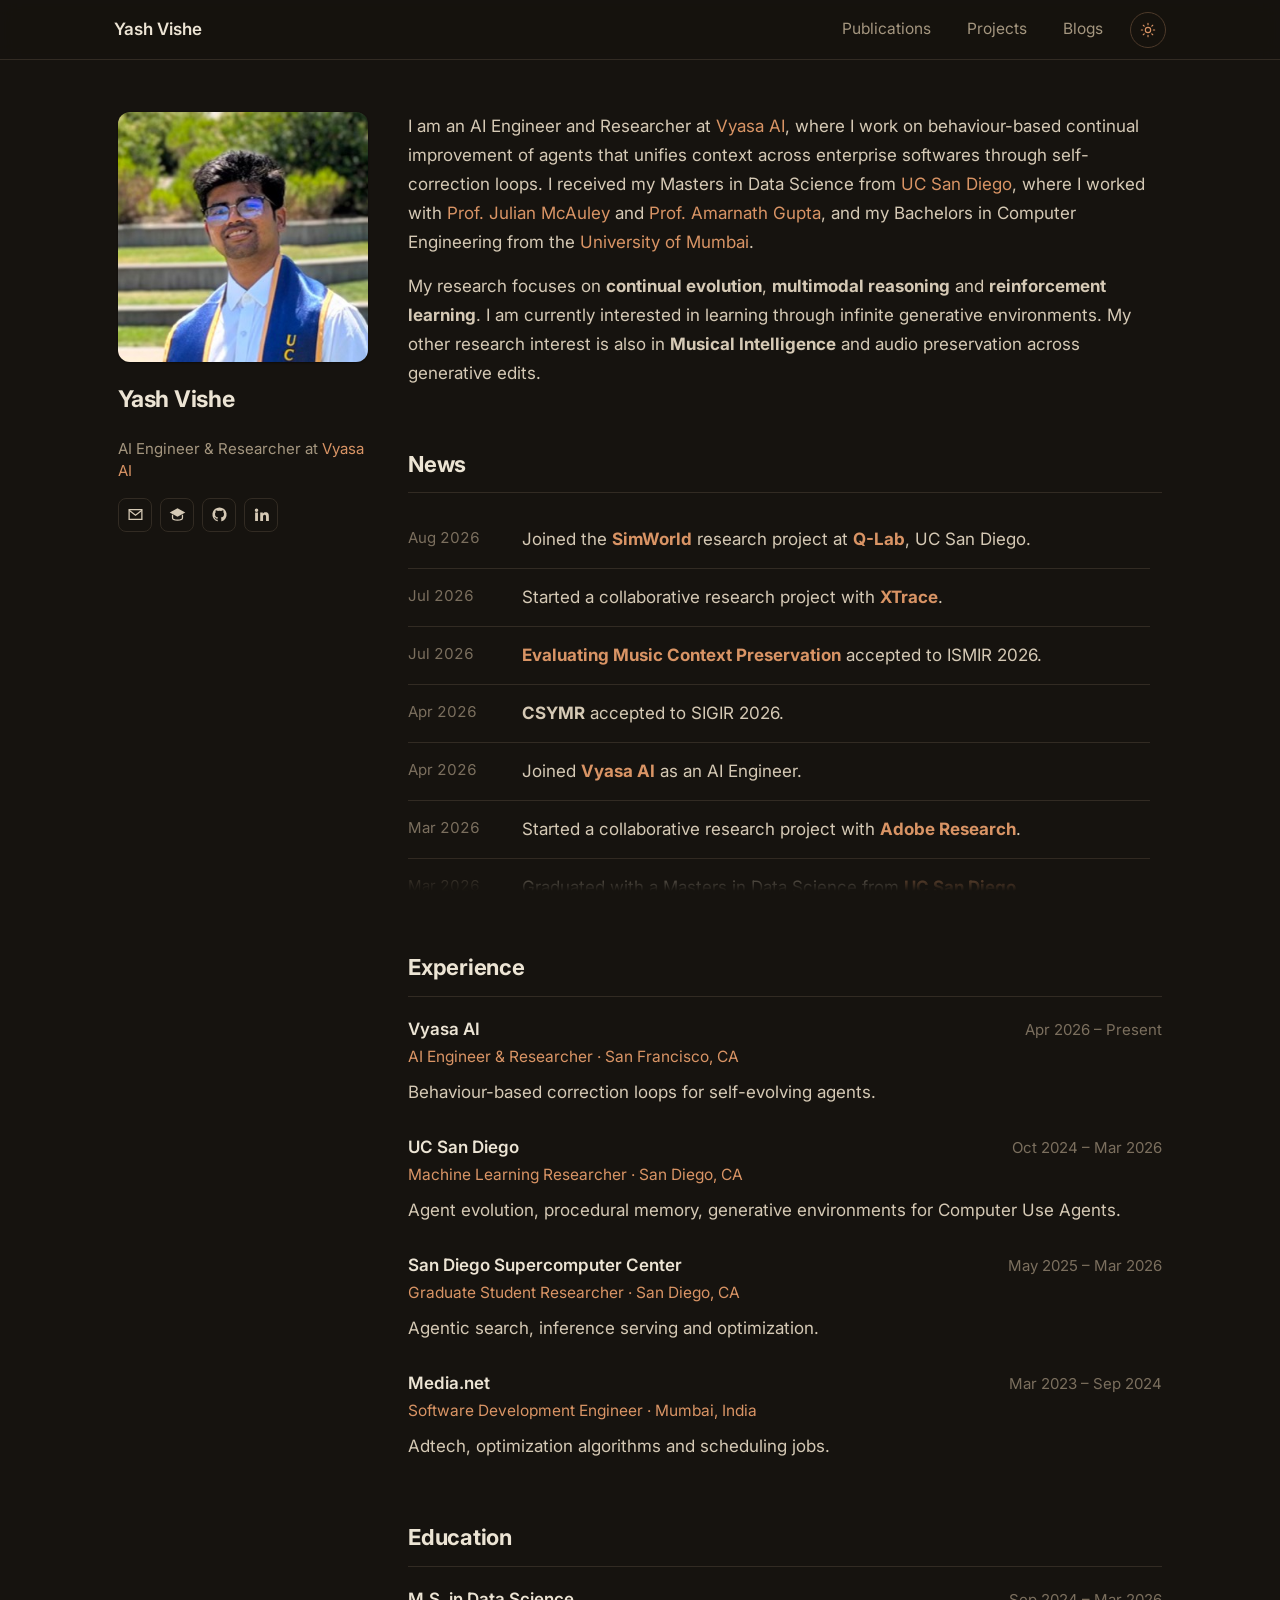
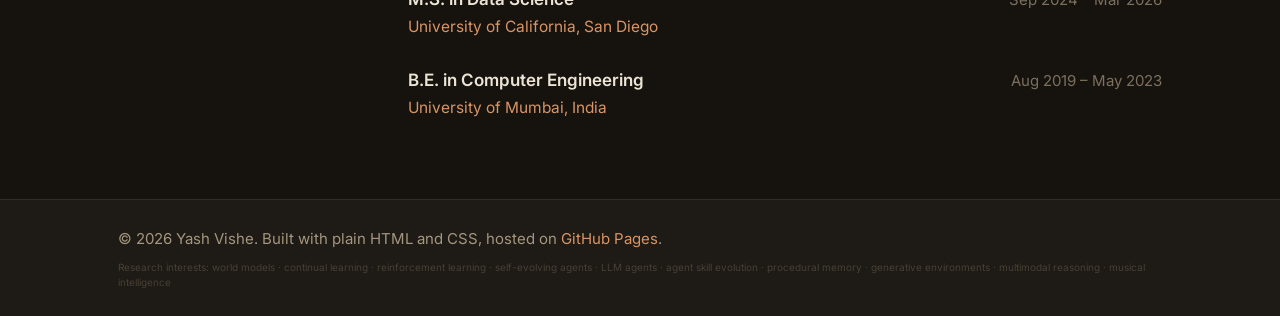
<file: index.html>
<!DOCTYPE html>
<html lang="en">
<head>
<meta charset="utf-8">
<meta name="viewport" content="width=device-width, initial-scale=1">
<title>Yash Vishe</title>
<meta name="description" content="Yash Vishe is an AI Engineer and Researcher working on world models, continual learning, reinforcement learning and self-evolving agents. Publications at CoRL, EMNLP, SIGIR, ISMIR and ICPP.">
<meta name="author" content="Yash Vishe">
<meta name="keywords" content="Yash Vishe, world models, continual learning, reinforcement learning, self-evolving agents, LLM agents, agent skill evolution, procedural memory, generative environments, multimodal reasoning, UC San Diego, AI researcher">
<link rel="canonical" href="https://yashvishe13.github.io/">
<meta name="robots" content="index, follow, max-image-preview:large, max-snippet:-1">

<!-- Open Graph -->
<meta property="og:type" content="profile">
<meta property="og:site_name" content="Yash Vishe">
<meta property="og:title" content="Yash Vishe — World Models, Continual Learning &amp; Self-Evolving Agents">
<meta property="og:description" content="AI Engineer and Researcher working on world models, continual learning, reinforcement learning and self-evolving agents.">
<meta property="og:url" content="https://yashvishe13.github.io/">
<meta property="og:image" content="https://yashvishe13.github.io/assets/profile.jpg">
<meta property="og:image:alt" content="Portrait of Yash Vishe">
<meta property="profile:first_name" content="Yash">
<meta property="profile:last_name" content="Vishe">

<!-- Twitter/X -->
<meta name="twitter:card" content="summary_large_image">
<meta name="twitter:title" content="Yash Vishe — World Models, Continual Learning &amp; Self-Evolving Agents">
<meta name="twitter:description" content="AI Engineer and Researcher working on world models, continual learning, reinforcement learning and self-evolving agents.">
<meta name="twitter:image" content="https://yashvishe13.github.io/assets/profile.jpg">

<!-- Google Scholar / citation indexing -->
<meta name="citation_author" content="Vishe, Yash">
<meta name="citation_author_institution" content="University of California, San Diego">

<link rel="preconnect" href="https://fonts.googleapis.com">
<link rel="preconnect" href="https://fonts.gstatic.com" crossorigin>
<link href="https://fonts.googleapis.com/css2?family=Inter:wght@400;500;600;700&display=swap" rel="stylesheet">
<link rel="stylesheet" href="style.css">

<script type="application/ld+json">
{
  "@context": "https://schema.org",
  "@graph": [
    {
      "@type": "Person",
      "@id": "https://yashvishe13.github.io/#person",
      "name": "Yash Vishe",
      "givenName": "Yash",
      "familyName": "Vishe",
      "url": "https://yashvishe13.github.io/",
      "image": "https://yashvishe13.github.io/assets/profile.jpg",
      "email": "mailto:yvishe@ucsd.edu",
      "jobTitle": "AI Engineer and Researcher",
      "description": "AI Engineer and Researcher working on world models, continual learning, reinforcement learning and self-evolving agents.",
      "worksFor": { "@type": "Organization", "name": "Vyasa AI", "url": "https://www.vyasa-ai.com/" },
      "alumniOf": [
        { "@type": "CollegeOrUniversity", "name": "University of California, San Diego", "url": "https://ucsd.edu" },
        { "@type": "CollegeOrUniversity", "name": "University of Mumbai", "url": "https://mu.ac.in/" }
      ],
      "knowsAbout": [
        "World models",
        "Continual learning",
        "Reinforcement learning",
        "Self-evolving agents",
        "LLM agents",
        "Agent skill evolution",
        "Procedural memory",
        "Generative environments",
        "Multimodal reasoning",
        "Music information retrieval"
      ],
      "sameAs": [
        "https://scholar.google.com/citations?user=0bql14MAAAAJ&hl=en",
        "https://github.com/Yashvishe13",
        "https://linkedin.com/in/yashvishe"
      ]
    },
    {
      "@type": "WebSite",
      "@id": "https://yashvishe13.github.io/#website",
      "url": "https://yashvishe13.github.io/",
      "name": "Yash Vishe",
      "about": { "@id": "https://yashvishe13.github.io/#person" },
      "inLanguage": "en"
    },
    {
      "@type": "ScholarlyArticle",
      "headline": "World Models Under Asynchronous Sensor Observations",
      "author": { "@id": "https://yashvishe13.github.io/#person" },
      "datePublished": "2026",
      "isPartOf": { "@type": "PublicationEvent", "name": "CoRL 2026" }
    },
    {
      "@type": "ScholarlyArticle",
      "headline": "WildScore: Benchmarking MLLMs in-the-Wild Symbolic Music Reasoning",
      "author": { "@id": "https://yashvishe13.github.io/#person" },
      "datePublished": "2025",
      "url": "https://aclanthology.org/2025.emnlp-main.853/",
      "sameAs": "https://arxiv.org/abs/2509.04744",
      "isPartOf": { "@type": "PublicationEvent", "name": "EMNLP 2025" }
    },
    {
      "@type": "ScholarlyArticle",
      "headline": "Evaluating Music Context Preservation: A Framework for Music Editing Systems",
      "author": { "@id": "https://yashvishe13.github.io/#person" },
      "datePublished": "2026",
      "url": "https://arxiv.org/abs/2512.14629",
      "isPartOf": { "@type": "PublicationEvent", "name": "ISMIR 2026" }
    },
    {
      "@type": "ScholarlyArticle",
      "headline": "CSYMR: Benchmarking Compositional Music Reasoning with MIR Tool Integration",
      "author": { "@id": "https://yashvishe13.github.io/#person" },
      "datePublished": "2026",
      "url": "https://arxiv.org/abs/2601.11556",
      "isPartOf": { "@type": "PublicationEvent", "name": "SIGIR 2026" }
    },
    {
      "@type": "ScholarlyArticle",
      "headline": "Hierarchical Vegetation Classification for Wildfire Risk Assessment using the National Data Platform",
      "author": { "@id": "https://yashvishe13.github.io/#person" },
      "datePublished": "2025",
      "url": "https://dl.acm.org/doi/full/10.1145/3750720.3757307",
      "isPartOf": { "@type": "PublicationEvent", "name": "ICPP 2025 Workshops" }
    }
  ]
}
</script>

<script>
// set the mode before first paint so dark never flashes white
(function () {
  var saved = localStorage.getItem('theme');
  document.documentElement.setAttribute('data-theme', saved || 'dark');
})();
</script>
</head>
<body>

<nav class="nav">
  <div class="nav-inner">
    <a class="nav-logo" href="/">
      <span>Yash Vishe</span>
    </a>
    <div class="nav-right">
      <ul class="nav-links">
        <li><a href="/publications/">Publications</a></li>
        <li><a href="/projects/">Projects</a></li>
        <li><a href="/blogs/">Blogs</a></li>
      </ul>
      <button id="themeToggle" class="theme-toggle" type="button" aria-label="Toggle color mode" title="Switch to dark mode">
        <svg class="icon-moon" viewBox="0 0 24 24" fill="none" stroke="currentColor" stroke-width="1.7" stroke-linecap="round" stroke-linejoin="round"><path d="M21 12.8A9 9 0 1 1 11.2 3a7 7 0 0 0 9.8 9.8Z"/></svg>
        <svg class="icon-sun" viewBox="0 0 24 24" fill="none" stroke="currentColor" stroke-width="1.7" stroke-linecap="round" stroke-linejoin="round"><circle cx="12" cy="12" r="4"/><path d="M12 2v2m0 16v2M4.9 4.9l1.4 1.4m11.4 11.4 1.4 1.4M2 12h2m16 0h2M4.9 19.1l1.4-1.4M17.7 6.3l1.4-1.4"/></svg>
      </button>
    </div>
  </div>
</nav>

<main class="page">
  <div class="profile-layout">

    <aside class="sidebar">
      <div class="profile-photo-wrap">
        <img src="assets/profile.jpg" alt="Yash Vishe"
             onerror="this.remove();this.closest('.profile-photo-wrap').classList.add('empty')">
      </div>
      <h1 class="profile-name">Yash Vishe</h1>
      <div class="profile-title">AI Engineer &amp; Researcher at <a href="https://www.vyasa-ai.com/" target="_blank" rel="noopener">Vyasa AI</a></div>
      <div class="social-links">
        <a href="mailto:yvishe@ucsd.edu" title="Email" aria-label="Email">
          <svg viewBox="0 0 24 24"><path d="M3 5h18v14H3z" fill="none" stroke="currentColor" stroke-width="1.8"/><path d="m3 6 9 7 9-7" fill="none" stroke="currentColor" stroke-width="1.8"/></svg>
        </a>
        <a href="https://scholar.google.com/citations?user=0bql14MAAAAJ&amp;hl=en" title="Google Scholar" aria-label="Google Scholar" target="_blank" rel="noopener">
          <svg viewBox="0 0 24 24"><path d="M12 3 1 9l11 6 11-6-11-6Z" fill="currentColor"/><path d="M5 12.5V17c0 1.7 3.1 3 7 3s7-1.3 7-3v-4.5" fill="none" stroke="currentColor" stroke-width="1.8"/></svg>
        </a>
        <a href="https://github.com/Yashvishe13" title="GitHub" aria-label="GitHub" target="_blank" rel="noopener">
          <svg viewBox="0 0 24 24"><path fill="currentColor" d="M12 2a10 10 0 0 0-3.16 19.49c.5.09.68-.22.68-.48v-1.7c-2.78.6-3.37-1.34-3.37-1.34-.45-1.16-1.11-1.47-1.11-1.47-.91-.62.07-.61.07-.61 1 .07 1.53 1.03 1.53 1.03.9 1.53 2.36 1.09 2.94.83.09-.65.35-1.09.63-1.34-2.22-.25-4.56-1.11-4.56-4.95 0-1.09.39-1.99 1.03-2.69-.1-.25-.45-1.27.1-2.65 0 0 .84-.27 2.75 1.03a9.5 9.5 0 0 1 5 0c1.91-1.3 2.75-1.03 2.75-1.03.55 1.38.2 2.4.1 2.65.64.7 1.03 1.6 1.03 2.69 0 3.85-2.34 4.7-4.57 4.95.36.31.68.92.68 1.85v2.74c0 .27.18.58.69.48A10 10 0 0 0 12 2Z"/></svg>
        </a>
        <a href="https://linkedin.com/in/yashvishe" title="LinkedIn" aria-label="LinkedIn" target="_blank" rel="noopener">
          <svg viewBox="0 0 24 24"><path fill="currentColor" d="M4.98 3.5a2.5 2.5 0 1 0 0 5 2.5 2.5 0 0 0 0-5ZM3 9h4v12H3V9Zm7 0h3.8v1.7h.05c.53-.95 1.83-1.95 3.77-1.95 4.03 0 4.78 2.5 4.78 5.75V21h-4v-5.7c0-1.36-.03-3.1-1.95-3.1-1.95 0-2.25 1.47-2.25 3v5.8h-4V9Z"/></svg>
        </a>
      </div>
    </aside>

    <div class="main-content">

      <section class="section">
        <p class="bio">
          I am an AI Engineer and Researcher at <a href="https://www.vyasa-ai.com/" target="_blank" rel="noopener">Vyasa AI</a>, where I work on
          behaviour-based continual improvement of agents that unifies context across enterprise
          softwares through self-correction loops. I received my Masters in Data Science
          from <a href="https://ucsd.edu" target="_blank" rel="noopener">UC San Diego</a>, where I worked with
          <a href="https://cseweb.ucsd.edu/~jmcauley/" target="_blank" rel="noopener">Prof. Julian McAuley</a> and
          <a href="https://www.sdsc.edu/research/experts/gupta_amarnath.html" target="_blank" rel="noopener">Prof. Amarnath Gupta</a>, and my Bachelors in
          Computer Engineering from the <a href="https://mu.ac.in/" target="_blank" rel="noopener">University of Mumbai</a>.
        </p>
        <p class="bio">
          My research focuses on <strong>continual evolution</strong>, <strong>multimodal reasoning</strong>
          and <strong>reinforcement learning</strong>. I am currently interested in learning through
          infinite generative environments. My other research interest is also in
          <strong>Musical Intelligence</strong> and audio preservation across generative edits.
        </p>
      </section>

      <section class="section" id="news">
        <h2 class="section-title">News</h2>
        <ul class="news-list">
          <li class="news-item"><span class="news-date">Aug 2026</span><span class="news-text">Joined the <a href="https://simworld.org/" target="_blank" rel="noopener"><strong>SimWorld</strong></a> research project at <a href="https://lianhui.ucsd.edu/" target="_blank" rel="noopener"><strong>Q-Lab</strong></a>, UC San Diego.</span></li>
          <li class="news-item"><span class="news-date">Jul 2026</span><span class="news-text">Started a collaborative research project with <a href="https://xtrace.ai/" target="_blank" rel="noopener"><strong>XTrace</strong></a>.</span></li>
          <li class="news-item"><span class="news-date">Jul 2026</span><span class="news-text"><a href="https://arxiv.org/abs/2512.14629" target="_blank" rel="noopener"><strong>Evaluating Music Context Preservation</strong></a> accepted to ISMIR 2026.</span></li>
          <li class="news-item"><span class="news-date">Apr 2026</span><span class="news-text"><strong>CSYMR</strong> accepted to SIGIR 2026.</span></li>
          <li class="news-item"><span class="news-date">Apr 2026</span><span class="news-text">Joined <a href="https://www.vyasa-ai.com/" target="_blank" rel="noopener"><strong>Vyasa AI</strong></a> as an AI Engineer.</span></li>
          <li class="news-item"><span class="news-date">Mar 2026</span><span class="news-text">Started a collaborative research project with <a href="https://research.adobe.com/" target="_blank" rel="noopener"><strong>Adobe Research</strong></a>.</span></li>
          <li class="news-item"><span class="news-date">Mar 2026</span><span class="news-text">Graduated with a Masters in Data Science from <a href="https://ucsd.edu" target="_blank" rel="noopener"><strong>UC San Diego</strong></a>.</span></li>
          <li class="news-item"><span class="news-date">Oct 2025</span><span class="news-text"><strong>Visper</strong> placed top 10 at the Google Gemini Hackathon.</span></li>
          <li class="news-item"><span class="news-date">Sep 2025</span><span class="news-text"><strong>Hierarchical Vegetation Classification</strong> accepted to the ICPP 2025 Workshops.</span></li>
          <li class="news-item"><span class="news-date">Aug 2025</span><span class="news-text"><strong>WildScore</strong> accepted to EMNLP 2025.</span></li>
          <li class="news-item"><span class="news-date">May 2025</span><span class="news-text">Started as a Graduate Student Researcher at the <a href="https://www.sdsc.edu/" target="_blank" rel="noopener"><strong>San Diego Supercomputer Center</strong></a>.</span></li>
          <li class="news-item"><span class="news-date">Apr 2025</span><span class="news-text">Awarded a <strong>$1,500 fellowship</strong> from <a href="https://www.lanl.gov/" target="_blank" rel="noopener"><strong>Los Alamos National Laboratory</strong></a>.</span></li>
          <li class="news-item"><span class="news-date">Mar 2025</span><span class="news-text">Placed <strong>1st</strong> in the <strong>Fire Ready Data Challenge</strong>.</span></li>
        </ul>
      </section>

      <section class="section" id="experience">
        <h2 class="section-title">Experience</h2>
        <div class="exp-list">

          <div class="exp-item">
            <div class="exp-head">
              <span class="exp-role">Vyasa AI</span>
              <span class="exp-date">Apr 2026 – Present</span>
            </div>
            <div class="exp-org">AI Engineer &amp; Researcher · San Francisco, CA</div>
            <p class="exp-note">Behaviour-based correction loops for self-evolving agents.</p>
          </div>

          <div class="exp-item">
            <div class="exp-head">
              <span class="exp-role">UC San Diego</span>
              <span class="exp-date">Oct 2024 – Mar 2026</span>
            </div>
            <div class="exp-org">Machine Learning Researcher · San Diego, CA</div>
            <p class="exp-note">Agent evolution, procedural memory, generative environments for Computer Use Agents.</p>
          </div>

          <div class="exp-item">
            <div class="exp-head">
              <span class="exp-role">San Diego Supercomputer Center</span>
              <span class="exp-date">May 2025 – Mar 2026</span>
            </div>
            <div class="exp-org">Graduate Student Researcher · San Diego, CA</div>
            <p class="exp-note">Agentic search, inference serving and optimization.</p>
          </div>

          <div class="exp-item">
            <div class="exp-head">
              <span class="exp-role">Media.net</span>
              <span class="exp-date">Mar 2023 – Sep 2024</span>
            </div>
            <div class="exp-org">Software Development Engineer · Mumbai, India</div>
            <p class="exp-note">Adtech, optimization algorithms and scheduling jobs.</p>
          </div>

        </div>
      </section>

      <section class="section" id="education">
        <h2 class="section-title">Education</h2>
        <div class="exp-list">
          <div class="exp-item">
            <div class="exp-head">
              <span class="exp-role">M.S. in Data Science</span>
              <span class="exp-date">Sep 2024 – Mar 2026</span>
            </div>
            <div class="exp-org">University of California, San Diego</div>
          </div>
          <div class="exp-item">
            <div class="exp-head">
              <span class="exp-role">B.E. in Computer Engineering</span>
              <span class="exp-date">Aug 2019 – May 2023</span>
            </div>
            <div class="exp-org">University of Mumbai, India</div>
          </div>
        </div>
      </section>

    </div>
  </div>
</main>

<footer class="footer">
  <p>© 2026 Yash Vishe. Built with plain HTML and CSS, hosted on <a href="https://pages.github.com/" target="_blank" rel="noopener">GitHub Pages</a>.</p>
  <p class="footer-keywords">Research interests: world models · continual learning · reinforcement learning · self-evolving agents · LLM agents · agent skill evolution · procedural memory · generative environments · multimodal reasoning · musical intelligence</p>
</footer>

<script>
// Light / dark mode
(function () {
  var btn = document.getElementById('themeToggle');
  apply(document.documentElement.getAttribute('data-theme') || 'dark');

  btn.addEventListener('click', function () {
    var next = document.documentElement.getAttribute('data-theme') === 'dark' ? 'light' : 'dark';
    apply(next);
    localStorage.setItem('theme', next);
  });

  function apply(mode) {
    document.documentElement.setAttribute('data-theme', mode);
    btn.setAttribute('aria-pressed', mode === 'dark');
    btn.title = mode === 'dark' ? 'Switch to light mode' : 'Switch to dark mode';
  }
})();
</script>

</body>
</html>
</file>
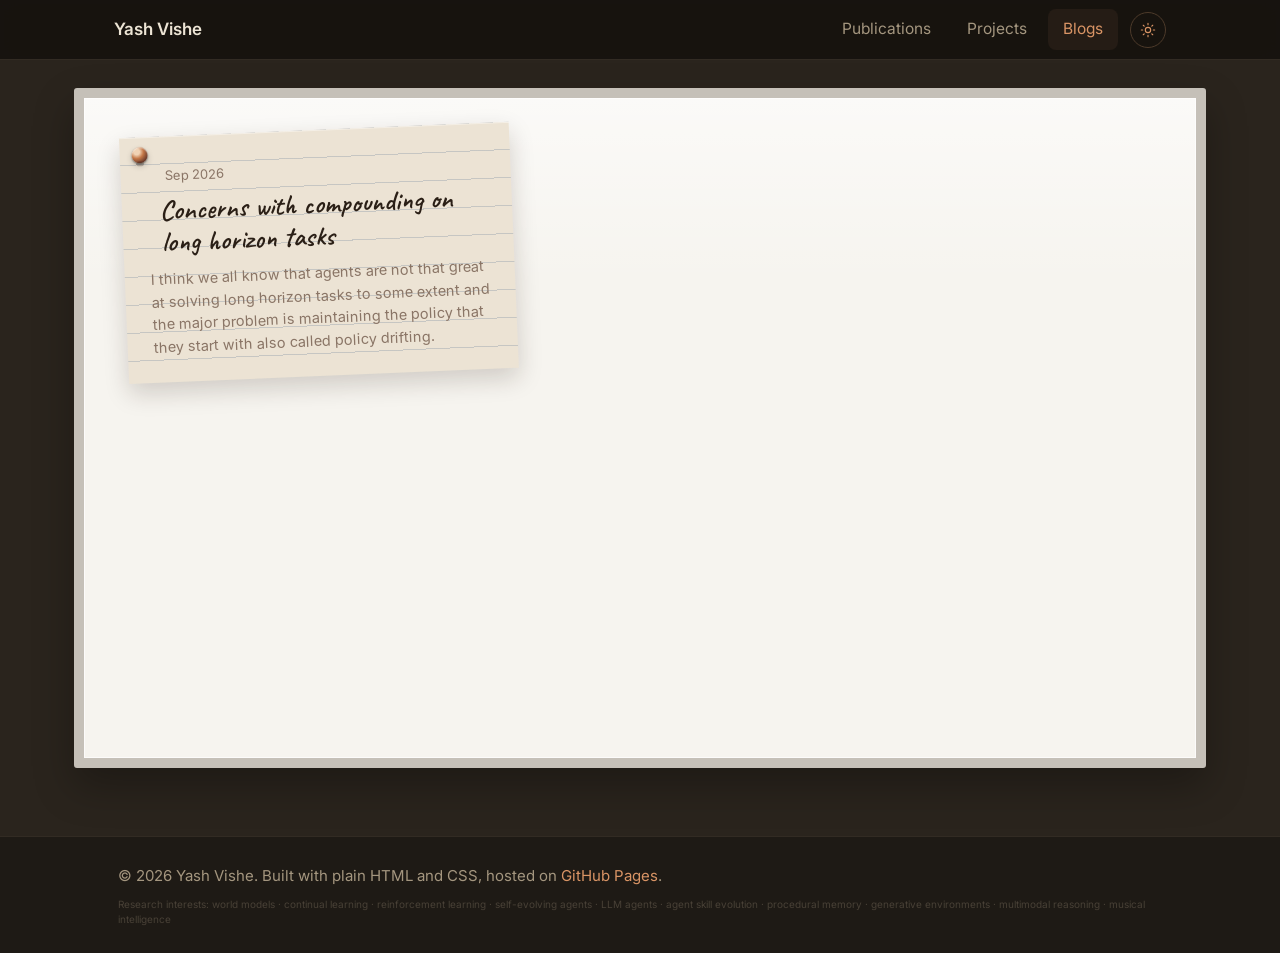
<file: blogs/index.html>
<!DOCTYPE html>
<html lang="en">
<head>
<meta charset="utf-8">
<meta name="viewport" content="width=device-width, initial-scale=1">
<title>Blogs — Yash Vishe</title>
<meta name="description" content="Notes from Yash Vishe on agents, policy drift, and long horizon tasks.">
<meta name="author" content="Yash Vishe">
<link rel="canonical" href="https://yashvishe13.github.io/blogs/">
<meta name="robots" content="index, follow">

<meta property="og:type" content="website">
<meta property="og:site_name" content="Yash Vishe">
<meta property="og:title" content="Blogs — Yash Vishe">
<meta property="og:description" content="Notes from Yash Vishe on agents, policy drift, and long horizon tasks.">
<meta property="og:url" content="https://yashvishe13.github.io/blogs/">
<meta property="og:image" content="https://yashvishe13.github.io/assets/profile.jpg">

<meta name="twitter:card" content="summary">
<meta name="twitter:title" content="Blogs — Yash Vishe">
<meta name="twitter:description" content="Notes from Yash Vishe on agents, policy drift, and long horizon tasks.">
<meta name="twitter:image" content="https://yashvishe13.github.io/assets/profile.jpg">

<link rel="preconnect" href="https://fonts.googleapis.com">
<link rel="preconnect" href="https://fonts.gstatic.com" crossorigin>
<link href="https://fonts.googleapis.com/css2?family=Caveat:wght@500;600;700&family=Inter:wght@400;500;600;700&display=swap" rel="stylesheet">
<link rel="stylesheet" href="../style.css?v=lift3">

<style>
@view-transition { navigation: auto; }
</style>

<script>
/* Cross-document view transitions are unavailable in some browsers and get
   skipped when the incoming document is slow to first paint. Mark the document
   so the stylesheet can fall back to a plain entry animation instead of
   swapping in with no motion at all. */
(function () {
  var root = document.documentElement;
  root.classList.add('no-vt');
  if (!('onpagereveal' in window)) return;
  addEventListener('pagereveal', function (e) {
    if (e.viewTransition) root.classList.remove('no-vt');
  });
})();
</script>

<script>
(function () {
  var saved = localStorage.getItem('theme');
  document.documentElement.setAttribute('data-theme', saved || 'dark');
})();
</script>
</head>
<body class="board">

<nav class="nav">
  <div class="nav-inner">
    <a class="nav-logo" href="/">
      <span>Yash Vishe</span>
    </a>
    <div class="nav-right">
      <ul class="nav-links">
        <li><a href="/publications/">Publications</a></li>
        <li><a href="/projects/">Projects</a></li>
        <li><a href="/blogs/" class="active" aria-current="page">Blogs</a></li>
      </ul>
      <button id="themeToggle" class="theme-toggle" type="button" aria-label="Toggle color mode" title="Switch to dark mode">
        <svg class="icon-moon" viewBox="0 0 24 24" fill="none" stroke="currentColor" stroke-width="1.7" stroke-linecap="round" stroke-linejoin="round"><path d="M21 12.8A9 9 0 1 1 11.2 3a7 7 0 0 0 9.8 9.8Z"/></svg>
        <svg class="icon-sun" viewBox="0 0 24 24" fill="none" stroke="currentColor" stroke-width="1.7" stroke-linecap="round" stroke-linejoin="round"><circle cx="12" cy="12" r="4"/><path d="M12 2v2m0 16v2M4.9 4.9l1.4 1.4m11.4 11.4 1.4 1.4M2 12h2m16 0h2M4.9 19.1l1.4-1.4M17.7 6.3l1.4-1.4"/></svg>
      </button>
    </div>
  </div>
</nav>

<main class="page page-article">
  <div class="whiteboard">
    <h1 class="sr-only">Blogs</h1>
    <a class="sticky-note" href="compounding-long-horizon-tasks.html">
      <span class="tack" aria-hidden="true"></span>
      <span class="note-date">Sep 2026</span>
      <span class="note-title">Concerns with compounding on long horizon tasks</span>
      <span class="note-excerpt">I think we all know that agents are not that great at solving long horizon tasks to some extent and the major problem is maintaining the policy that they start with also called policy drifting.</span>
    </a>
  </div>
</main>

<footer class="footer">
  <p>© 2026 Yash Vishe. Built with plain HTML and CSS, hosted on <a href="https://pages.github.com/" target="_blank" rel="noopener">GitHub Pages</a>.</p>
  <p class="footer-keywords">Research interests: world models · continual learning · reinforcement learning · self-evolving agents · LLM agents · agent skill evolution · procedural memory · generative environments · multimodal reasoning · musical intelligence</p>
</footer>

<script>
(function () {
  var btn = document.getElementById('themeToggle');
  apply(document.documentElement.getAttribute('data-theme') || 'dark');

  btn.addEventListener('click', function () {
    var next = document.documentElement.getAttribute('data-theme') === 'dark' ? 'light' : 'dark';
    apply(next);
    localStorage.setItem('theme', next);
  });

  function apply(mode) {
    document.documentElement.setAttribute('data-theme', mode);
    btn.setAttribute('aria-pressed', mode === 'dark');
    btn.title = mode === 'dark' ? 'Switch to light mode' : 'Switch to dark mode';
  }
})();
</script>

</body>
</html>
</file>
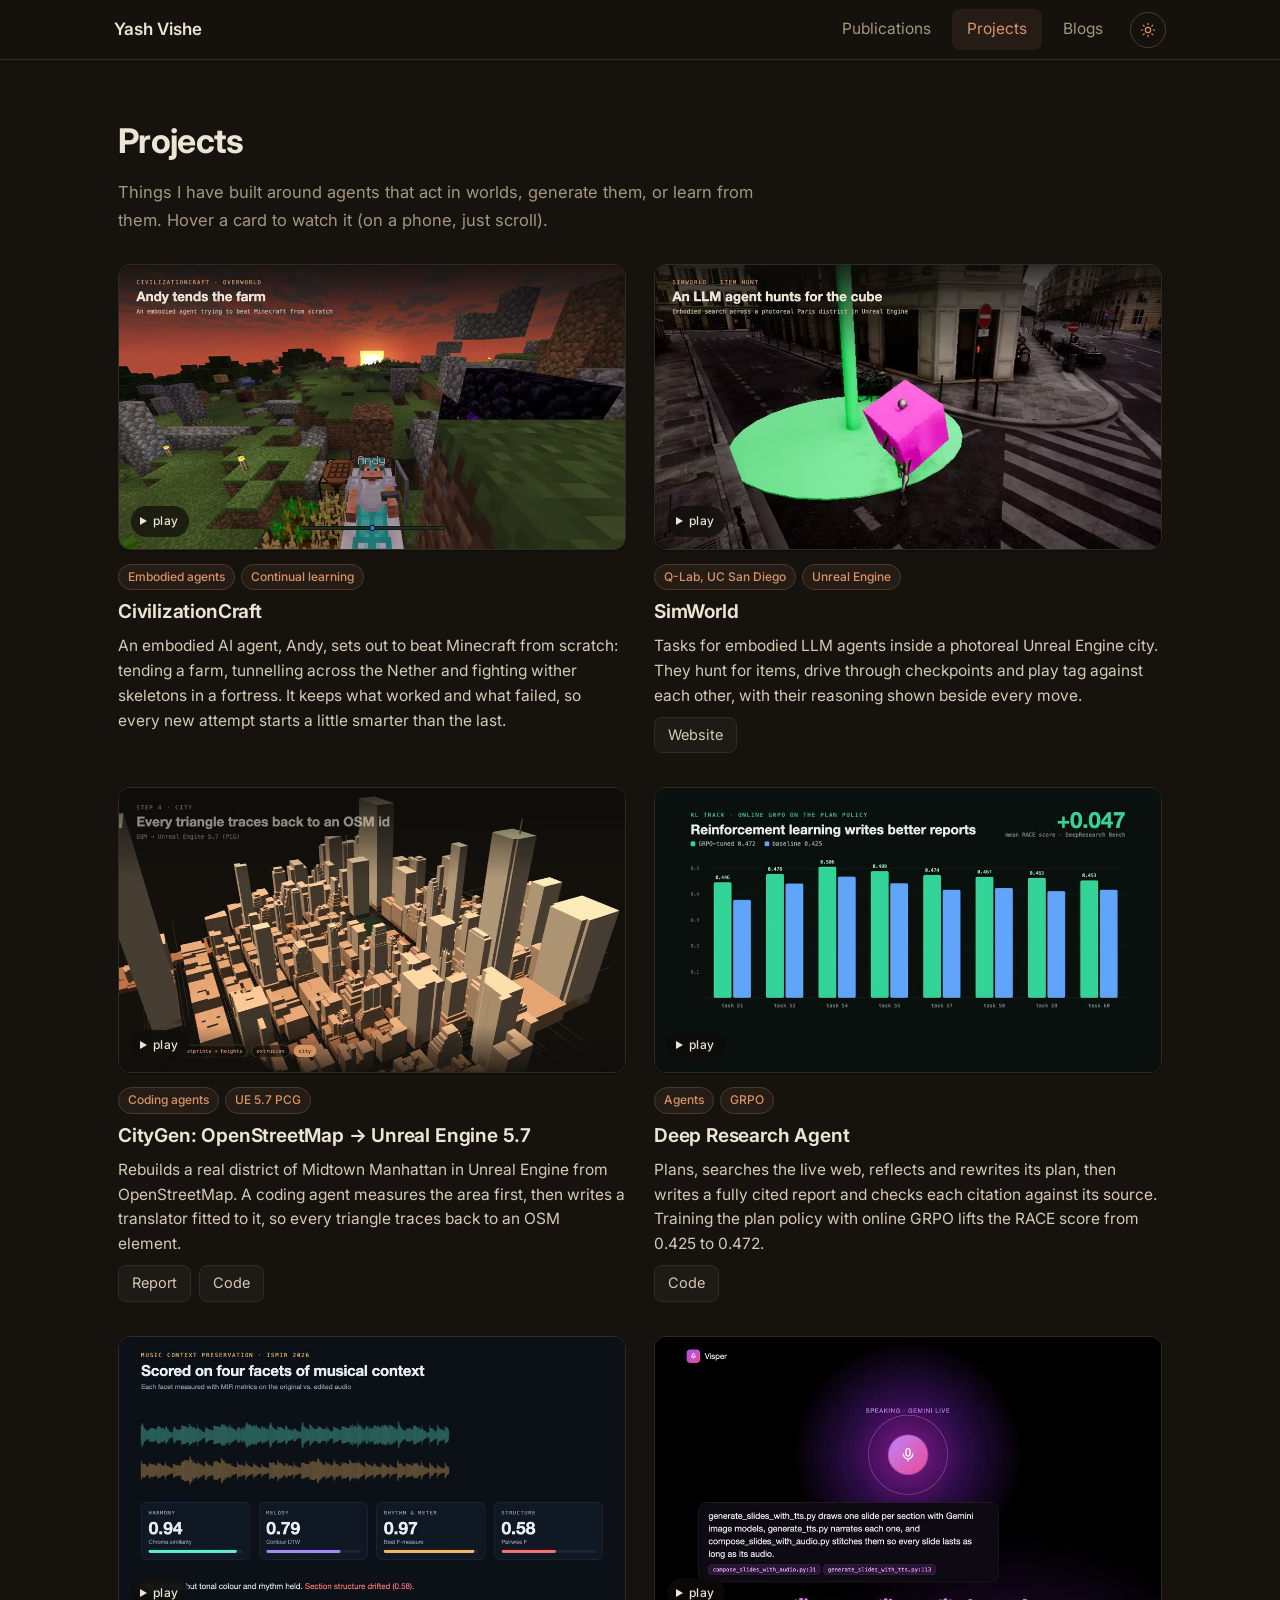
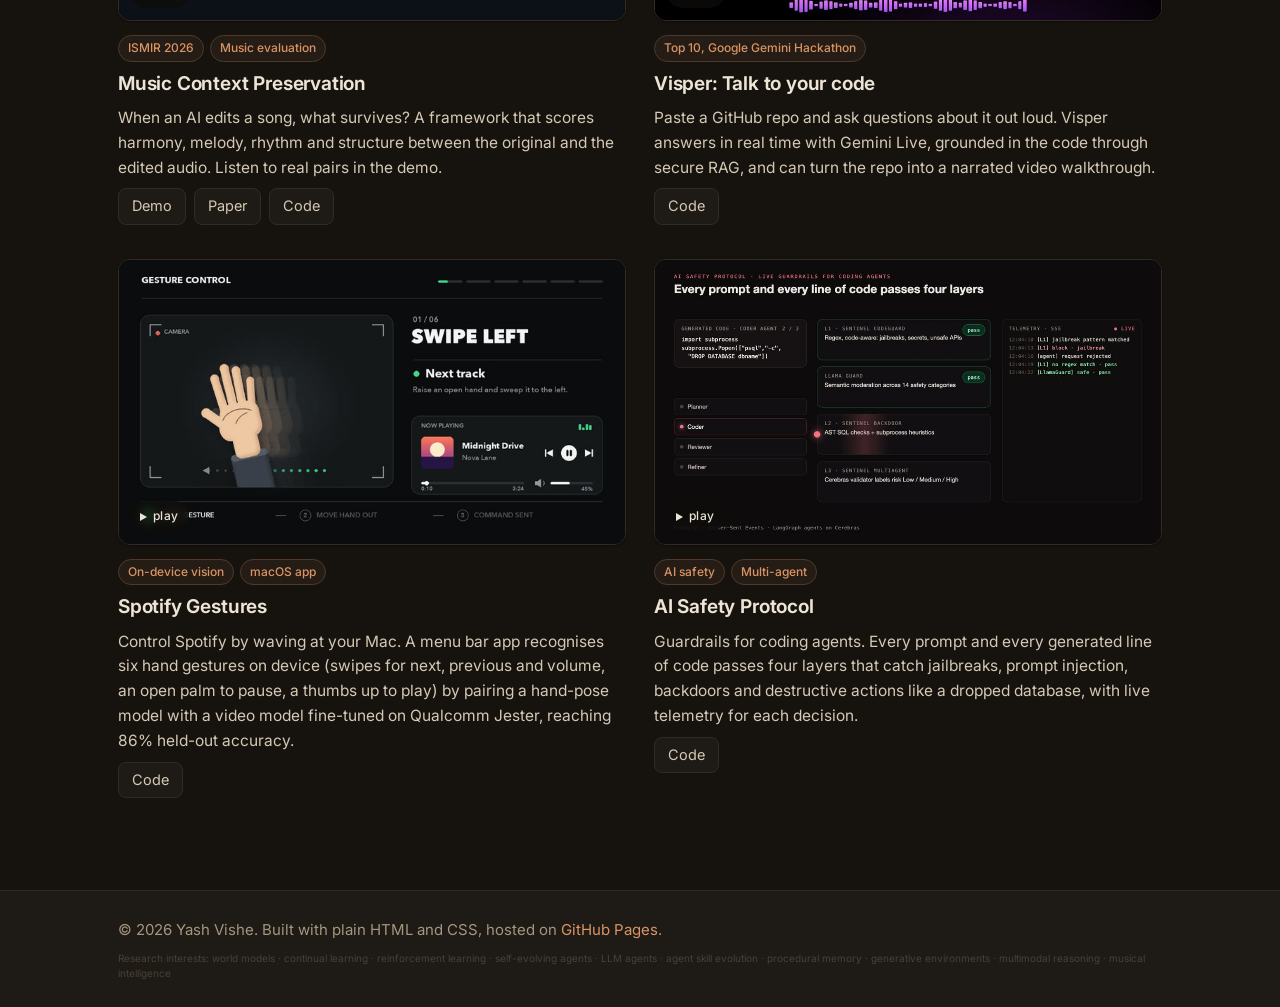
<file: projects/index.html>
<!DOCTYPE html>
<html lang="en">
<head>
<meta charset="utf-8">
<meta name="viewport" content="width=device-width, initial-scale=1">
<title>Projects — Yash Vishe</title>
<meta name="description" content="Projects by Yash Vishe: embodied agents in Minecraft and SimWorld, OpenStreetMap to Unreal Engine city generation, a deep research agent trained with GRPO, music context preservation, and Visper.">
<meta name="author" content="Yash Vishe">
<link rel="canonical" href="https://yashvishe13.github.io/projects/">
<meta name="robots" content="index, follow">

<meta property="og:type" content="website">
<meta property="og:site_name" content="Yash Vishe">
<meta property="og:title" content="Projects — Yash Vishe">
<meta property="og:description" content="Embodied agents, generated cities, deep research agents, music evaluation and voice-first code understanding.">
<meta property="og:url" content="https://yashvishe13.github.io/projects/">
<meta property="og:image" content="https://yashvishe13.github.io/assets/projects/citygen.jpg">

<meta name="twitter:card" content="summary_large_image">
<meta name="twitter:title" content="Projects — Yash Vishe">
<meta name="twitter:description" content="Embodied agents, generated cities, deep research agents, music evaluation and voice-first code understanding.">
<meta name="twitter:image" content="https://yashvishe13.github.io/assets/projects/citygen.jpg">

<link rel="preconnect" href="https://fonts.googleapis.com">
<link rel="preconnect" href="https://fonts.gstatic.com" crossorigin>
<link href="https://fonts.googleapis.com/css2?family=Inter:wght@400;500;600;700&display=swap" rel="stylesheet">
<link rel="stylesheet" href="../style.css">
<link rel="stylesheet" href="../projects.css?v=1">

<script>
(function () {
  var saved = localStorage.getItem('theme');
  document.documentElement.setAttribute('data-theme', saved || 'dark');
})();
</script>
</head>
<body>

<nav class="nav">
  <div class="nav-inner">
    <a class="nav-logo" href="/">
      <span>Yash Vishe</span>
    </a>
    <div class="nav-right">
      <ul class="nav-links">
        <li><a href="/publications/">Publications</a></li>
        <li><a href="/projects/" class="active" aria-current="page">Projects</a></li>
        <li><a href="/blogs/">Blogs</a></li>
      </ul>
      <button id="themeToggle" class="theme-toggle" type="button" aria-label="Toggle color mode" title="Switch to dark mode">
        <svg class="icon-moon" viewBox="0 0 24 24" fill="none" stroke="currentColor" stroke-width="1.7" stroke-linecap="round" stroke-linejoin="round"><path d="M21 12.8A9 9 0 1 1 11.2 3a7 7 0 0 0 9.8 9.8Z"/></svg>
        <svg class="icon-sun" viewBox="0 0 24 24" fill="none" stroke="currentColor" stroke-width="1.7" stroke-linecap="round" stroke-linejoin="round"><circle cx="12" cy="12" r="4"/><path d="M12 2v2m0 16v2M4.9 4.9l1.4 1.4m11.4 11.4 1.4 1.4M2 12h2m16 0h2M4.9 19.1l1.4-1.4M17.7 6.3l1.4-1.4"/></svg>
      </button>
    </div>
  </div>
</nav>

<main class="page projects-page">
  <header class="projects-head">
    <h1>Projects</h1>
    <p>Things I have built around agents that act in worlds, generate them, or learn from them. Hover a card to watch it (on a phone, just scroll).</p>
  </header>

  <div class="work-grid" id="work-grid"></div>
</main>

<footer class="footer">
  <p>© 2026 Yash Vishe. Built with plain HTML and CSS, hosted on <a href="https://pages.github.com/" target="_blank" rel="noopener">GitHub Pages</a>.</p>
  <p class="footer-keywords">Research interests: world models · continual learning · reinforcement learning · self-evolving agents · LLM agents · agent skill evolution · procedural memory · generative environments · multimodal reasoning · musical intelligence</p>
</footer>

<script>
(function () {
  var btn = document.getElementById('themeToggle');
  apply(document.documentElement.getAttribute('data-theme') || 'dark');
  btn.addEventListener('click', function () {
    var next = document.documentElement.getAttribute('data-theme') === 'dark' ? 'light' : 'dark';
    apply(next);
    localStorage.setItem('theme', next);
  });
  function apply(mode) {
    document.documentElement.setAttribute('data-theme', mode);
    btn.setAttribute('aria-pressed', mode === 'dark');
    btn.title = mode === 'dark' ? 'Switch to light mode' : 'Switch to dark mode';
  }
})();
</script>

<script>
(function () {
  'use strict';

  // ---- edit projects here -------------------------------------------
  // media: base path under /assets/projects/ (expects NAME.mp4 + NAME.jpg).
  // Leave media out to show the "coming soon" tile instead.
  var PROJECTS = [
    {
      title: 'CivilizationCraft',
      tags: ['Embodied agents', 'Continual learning'],
      desc: 'An embodied AI agent, Andy, sets out to beat Minecraft from scratch: tending a farm, tunnelling across the Nether and fighting wither skeletons in a fortress. It keeps what worked and what failed, so every new attempt starts a little smarter than the last.',
      media: 'civilizationcraft'
    },
    {
      title: 'SimWorld',
      href: 'https://simworld.org/',
      tags: ['Q-Lab, UC San Diego', 'Unreal Engine'],
      desc: 'Tasks for embodied LLM agents inside a photoreal Unreal Engine city. They hunt for items, drive through checkpoints and play tag against each other, with their reasoning shown beside every move.',
      media: 'simworld',
      links: [['Website', 'https://simworld.org/']]
    },
    {
      title: 'CityGen: OpenStreetMap → Unreal Engine 5.7',
      href: 'https://yashvishe13.github.io/citygen-report/',
      tags: ['Coding agents', 'UE 5.7 PCG'],
      desc: 'Rebuilds a real district of Midtown Manhattan in Unreal Engine from OpenStreetMap. A coding agent measures the area first, then writes a translator fitted to it, so every triangle traces back to an OSM element.',
      media: 'citygen',
      links: [['Report', 'https://yashvishe13.github.io/citygen-report/'], ['Code', 'https://github.com/Yashvishe13/city_generation']]
    },
    {
      title: 'Deep Research Agent',
      href: 'https://github.com/Yashvishe13/deep-research',
      tags: ['Agents', 'GRPO'],
      desc: 'Plans, searches the live web, reflects and rewrites its plan, then writes a fully cited report and checks each citation against its source. Training the plan policy with online GRPO lifts the RACE score from 0.425 to 0.472.',
      media: 'deep-research',
      links: [['Code', 'https://github.com/Yashvishe13/deep-research']]
    },
    {
      title: 'Music Context Preservation',
      href: 'https://musecpeval-demo.netlify.app/',
      tags: ['ISMIR 2026', 'Music evaluation'],
      desc: 'When an AI edits a song, what survives? A framework that scores harmony, melody, rhythm and structure between the original and the edited audio. Listen to real pairs in the demo.',
      media: 'music-context',
      links: [['Demo', 'https://musecpeval-demo.netlify.app/'], ['Paper', 'https://arxiv.org/abs/2512.14629'], ['Code', 'https://github.com/Yashvishe13/music-context-preservation-demo']]
    },
    {
      title: 'Visper: Talk to your code',
      href: 'https://github.com/abhay-lal/Visper',
      tags: ['Top 10, Google Gemini Hackathon'],
      desc: 'Paste a GitHub repo and ask questions about it out loud. Visper answers in real time with Gemini Live, grounded in the code through secure RAG, and can turn the repo into a narrated video walkthrough.',
      media: 'visper',
      links: [['Code', 'https://github.com/abhay-lal/Visper']]
    },
    {
      title: 'Spotify Gestures',
      href: 'https://github.com/Yashvishe13/spotify-gestures',
      tags: ['On-device vision', 'macOS app'],
      desc: 'Control Spotify by waving at your Mac. A menu bar app recognises six hand gestures on device (swipes for next, previous and volume, an open palm to pause, a thumbs up to play) by pairing a hand-pose model with a video model fine-tuned on Qualcomm Jester, reaching 86% held-out accuracy.',
      media: 'spotify-gestures',
      links: [['Code', 'https://github.com/Yashvishe13/spotify-gestures']]
    },
    {
      title: 'AI Safety Protocol',
      href: 'https://github.com/Yashvishe13/AI-safety-protocol',
      tags: ['AI safety', 'Multi-agent'],
      desc: 'Guardrails for coding agents. Every prompt and every generated line of code passes four layers that catch jailbreaks, prompt injection, backdoors and destructive actions like a dropped database, with live telemetry for each decision.',
      media: 'ai-safety',
      links: [['Code', 'https://github.com/Yashvishe13/AI-safety-protocol']]
    }
  ];
  // -------------------------------------------------------------------

  // Bump when a clip is re-encoded so browsers fetch the new file.
  var V = '?v=1';
  var BASE = '/assets/projects/';
  var reduce = window.matchMedia('(prefers-reduced-motion: reduce)').matches;
  var CUE = '<span class="cue"><svg width="7" height="8" viewBox="0 0 7 8" fill="currentColor" aria-hidden="true"><path d="M0 0l7 4-7 4z"/></svg>play</span>';

  function esc(s) {
    return String(s).replace(/[&<>"]/g, function (c) { return { '&': '&amp;', '<': '&lt;', '>': '&gt;', '"': '&quot;' }[c]; });
  }
  function ext(href) { return /^https?:/.test(href) ? ' target="_blank" rel="noopener"' : ''; }

  document.getElementById('work-grid').innerHTML = PROJECTS.map(function (p) {
    var media = p.media
      ? '<img src="' + BASE + p.media + '.jpg' + V + '" alt="" loading="lazy" decoding="async">' +
        '<video muted loop playsinline preload="none" aria-hidden="true" data-src="' + BASE + p.media + '.mp4' + V + '"></video>' + CUE
      : '<span class="thumb-soon"><b>' + esc(p.title) + '</b><span>' + esc(p.soon || 'Coming soon') + '</span></span>';
    var thumb = p.href
      ? '<a class="thumb" href="' + p.href + '"' + ext(p.href) + ' aria-label="' + esc(p.title) + '">' + media + '</a>'
      : '<span class="thumb">' + media + '</span>';
    var title = p.href
      ? '<a class="work-title" href="' + p.href + '"' + ext(p.href) + '>' + esc(p.title) + '</a>'
      : '<span class="work-title">' + esc(p.title) + '</span>';
    var tags = (p.tags || []).map(function (t) { return '<span class="tag tag-venue">' + esc(t) + '</span>'; }).join('');
    var links = (p.links || []).map(function (l) {
      return '<a class="pub-link" href="' + l[1] + '"' + ext(l[1]) + '>' + esc(l[0]) + '</a>';
    }).join('');
    return '<article class="work-card">' + thumb +
      '<div class="work-text">' +
        (tags ? '<div class="work-tags">' + tags + '</div>' : '') +
        title +
        '<p class="work-desc" style="margin:0">' + esc(p.desc) + '</p>' +
        (links ? '<div class="work-links">' + links + '</div>' : '') +
      '</div></article>';
  }).join('');

  var cards = Array.prototype.slice.call(document.querySelectorAll('.work-card'));

  function start(card) {
    var v = card.querySelector('video');
    card.classList.add('live');
    if (!v || reduce) return;
    if (!v.src) { v.src = v.getAttribute('data-src'); }
    var pr = v.play();
    if (pr && pr.catch) pr.catch(function () {});
  }
  function stop(card) {
    var v = card.querySelector('video');
    card.classList.remove('live');
    if (!v) return;
    v.pause();
    v.classList.remove('playing');
    try { v.currentTime = 0; } catch (e) {}
  }

  cards.forEach(function (card) {
    var v = card.querySelector('video');
    if (v) v.addEventListener('playing', function () { v.classList.add('playing'); });
    card.addEventListener('mouseenter', function () { start(card); });
    card.addEventListener('mouseleave', function () { stop(card); });
    card.addEventListener('focusin', function () { start(card); });
    card.addEventListener('focusout', function () { stop(card); });
  });

  // Touch screens have no hover: play whichever card is mostly in view.
  if ('IntersectionObserver' in window && !reduce && !window.matchMedia('(hover: hover)').matches) {
    var io = new IntersectionObserver(function (entries) {
      entries.forEach(function (e) { e.isIntersecting ? start(e.target) : stop(e.target); });
    }, { threshold: 0.6 });
    cards.forEach(function (c) { io.observe(c); });
  }
})();
</script>

</body>
</html>
</file>
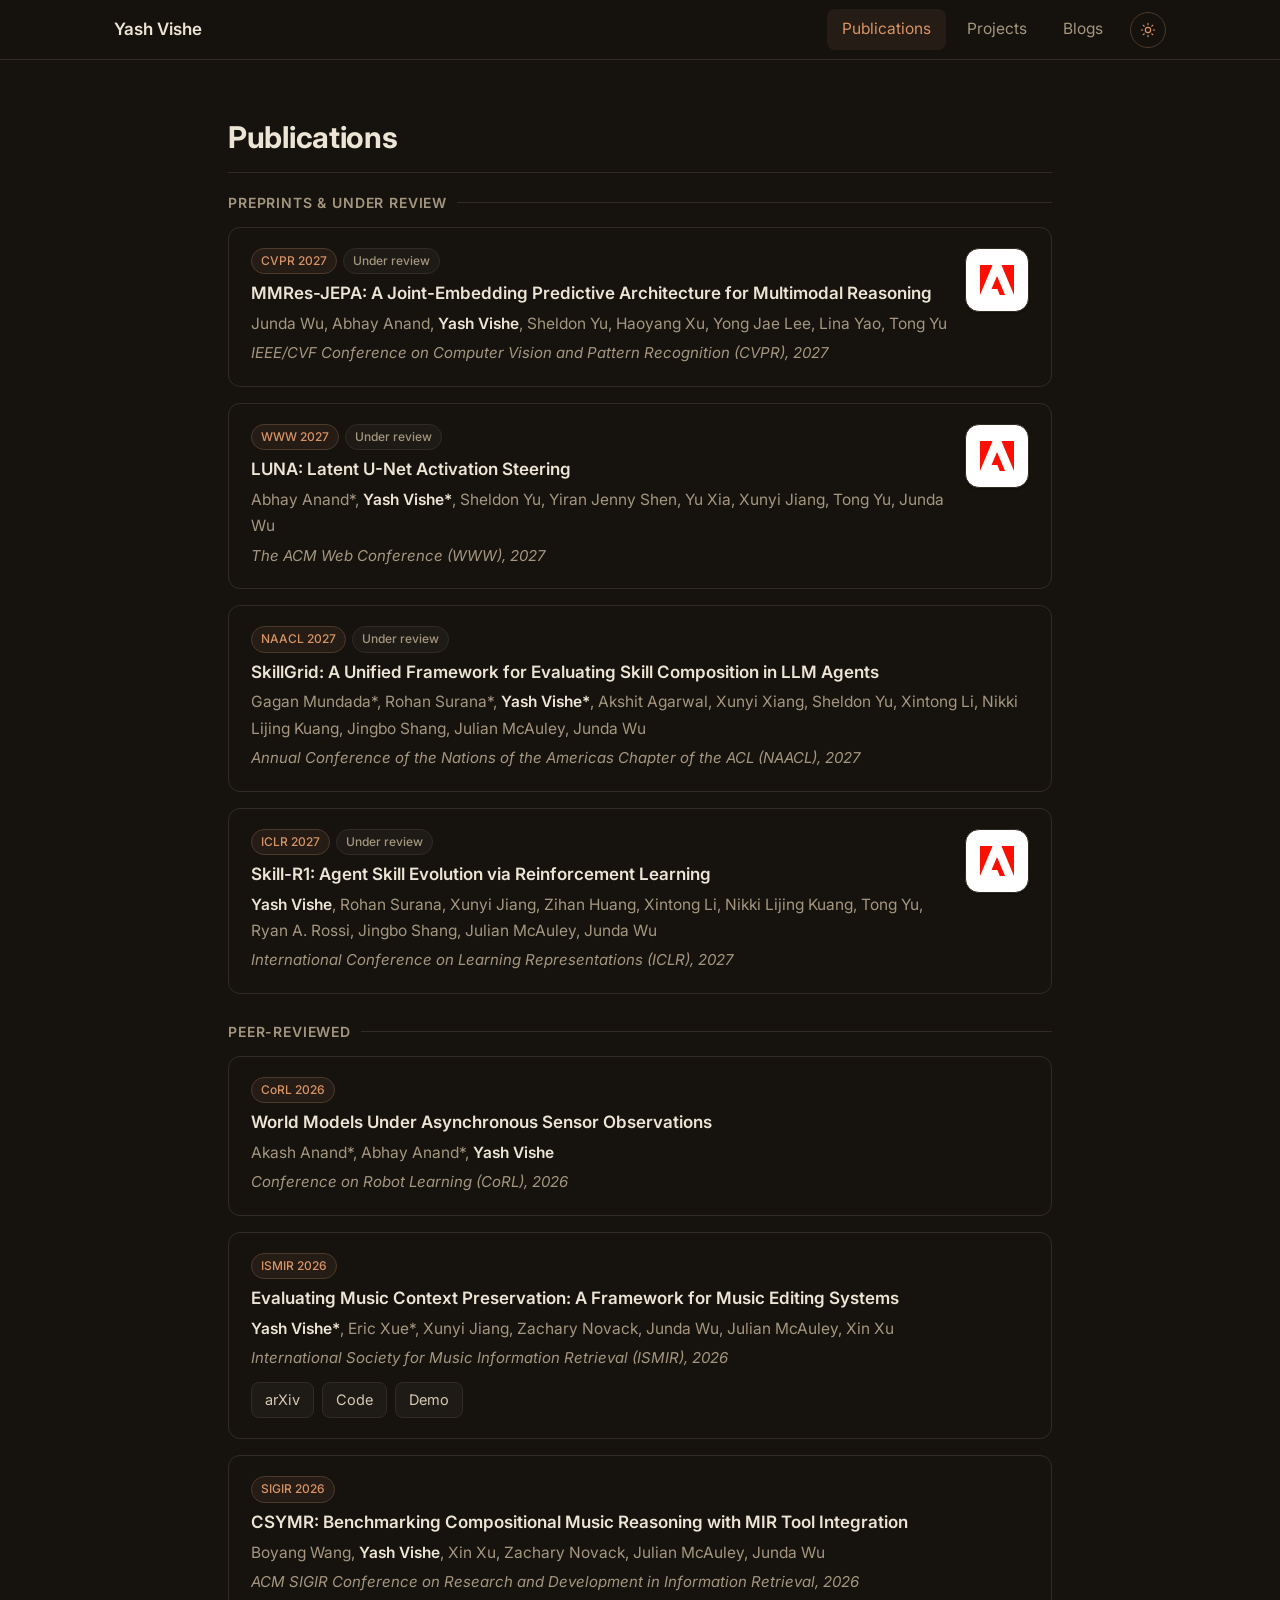
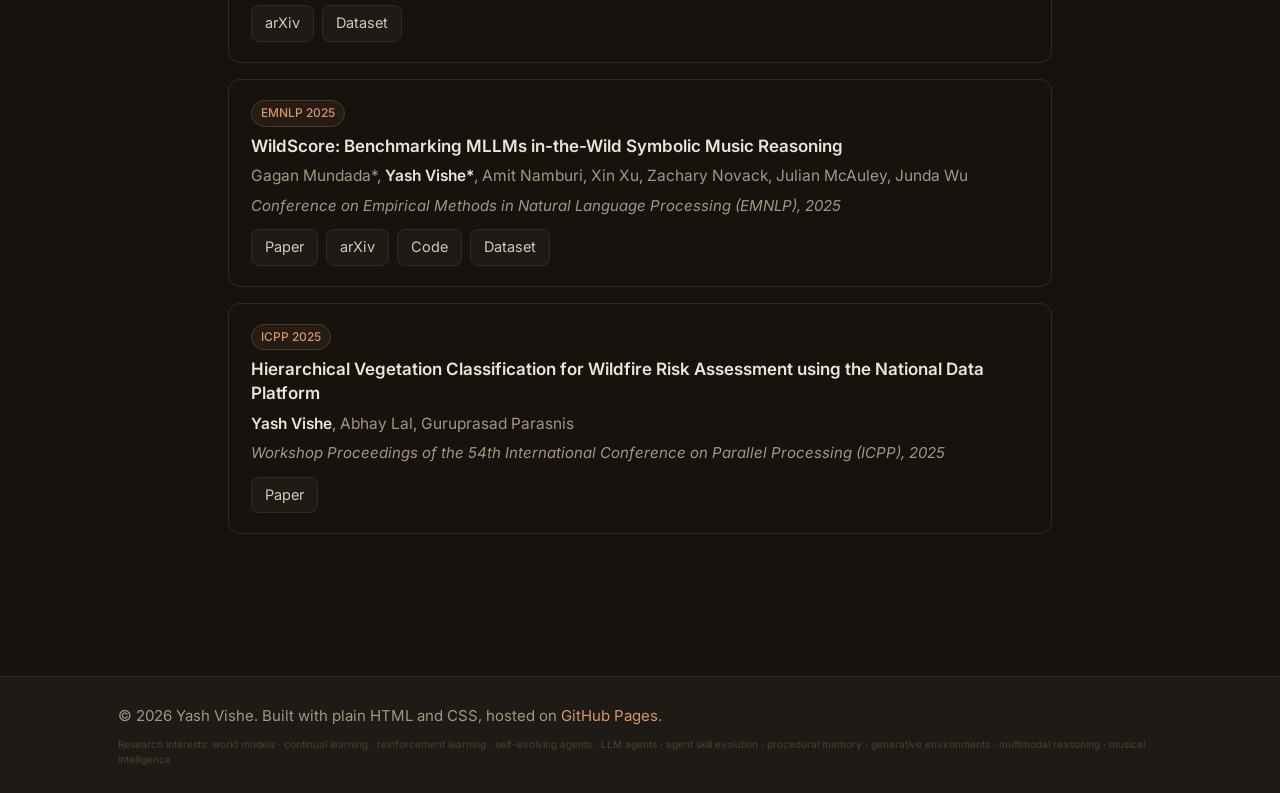
<file: publications/index.html>
<!DOCTYPE html>
<html lang="en">
<head>
<meta charset="utf-8">
<meta name="viewport" content="width=device-width, initial-scale=1">
<title>Publications — Yash Vishe</title>
<meta name="description" content="Publications by Yash Vishe at CoRL, EMNLP, SIGIR, ISMIR and ICPP, plus work under review, on world models, LLM agents, skill evolution and music reasoning.">
<meta name="author" content="Yash Vishe">
<link rel="canonical" href="https://yashvishe13.github.io/publications/">
<meta name="robots" content="index, follow">

<meta property="og:type" content="website">
<meta property="og:site_name" content="Yash Vishe">
<meta property="og:title" content="Publications — Yash Vishe">
<meta property="og:description" content="Peer-reviewed papers and work under review by Yash Vishe.">
<meta property="og:url" content="https://yashvishe13.github.io/publications/">
<meta property="og:image" content="https://yashvishe13.github.io/assets/profile.jpg">

<meta name="twitter:card" content="summary">
<meta name="twitter:title" content="Publications — Yash Vishe">
<meta name="twitter:description" content="Peer-reviewed papers and work under review by Yash Vishe.">
<meta name="twitter:image" content="https://yashvishe13.github.io/assets/profile.jpg">

<link rel="preconnect" href="https://fonts.googleapis.com">
<link rel="preconnect" href="https://fonts.gstatic.com" crossorigin>
<link href="https://fonts.googleapis.com/css2?family=Inter:wght@400;500;600;700&display=swap" rel="stylesheet">
<link rel="stylesheet" href="../style.css">

<script>
(function () {
  var saved = localStorage.getItem('theme');
  document.documentElement.setAttribute('data-theme', saved || 'dark');
})();
</script>
<style>
.pub-card.has-org { display: flex; gap: 18px; align-items: flex-start; }
.pub-card.has-org .pub-body { flex: 1; min-width: 0; }
.pub-org {
  flex: none; width: 64px; height: 64px; border-radius: 14px;
  display: grid; place-items: center;
  background: #fff; border: 1px solid var(--c-border);
  box-shadow: var(--shadow-sm);
}
.pub-org svg { width: 34px; height: 34px; }
@media (max-width: 520px) {
  .pub-org { width: 46px; height: 46px; border-radius: 11px; }
  .pub-org svg { width: 25px; height: 25px; }
}
</style>
</head>
<body>

<nav class="nav">
  <div class="nav-inner">
    <a class="nav-logo" href="/">
      <span>Yash Vishe</span>
    </a>
    <div class="nav-right">
      <ul class="nav-links">
        <li><a href="/publications/" class="active" aria-current="page">Publications</a></li>
        <li><a href="/projects/">Projects</a></li>
        <li><a href="/blogs/">Blogs</a></li>
      </ul>
      <button id="themeToggle" class="theme-toggle" type="button" aria-label="Toggle color mode" title="Switch to dark mode">
        <svg class="icon-moon" viewBox="0 0 24 24" fill="none" stroke="currentColor" stroke-width="1.7" stroke-linecap="round" stroke-linejoin="round"><path d="M21 12.8A9 9 0 1 1 11.2 3a7 7 0 0 0 9.8 9.8Z"/></svg>
        <svg class="icon-sun" viewBox="0 0 24 24" fill="none" stroke="currentColor" stroke-width="1.7" stroke-linecap="round" stroke-linejoin="round"><circle cx="12" cy="12" r="4"/><path d="M12 2v2m0 16v2M4.9 4.9l1.4 1.4m11.4 11.4 1.4 1.4M2 12h2m16 0h2M4.9 19.1l1.4-1.4M17.7 6.3l1.4-1.4"/></svg>
      </button>
    </div>
  </div>
</nav>

<main class="page" style="max-width:880px;padding-bottom:64px">
      <section class="section" id="publications">
        <h1 class="section-title" style="font-size:30px">Publications</h1>

        <h3 class="subsection-title">Preprints &amp; Under Review</h3>
        <div class="pub-list">

          <div class="pub-card has-org">
            <div class="pub-body">
            <div class="pub-tags"><span class="tag tag-venue">CVPR 2027</span><span class="tag tag-review">Under review</span></div>
            <div class="pub-title">MMRes-JEPA: A Joint-Embedding Predictive Architecture for Multimodal Reasoning</div>
            <div class="pub-authors">Junda Wu, Abhay Anand, <strong>Yash Vishe</strong>, Sheldon Yu, Haoyang Xu, Yong Jae Lee, Lina Yao, Tong Yu</div>
            <div class="pub-venue">IEEE/CVF Conference on Computer Vision and Pattern Recognition (CVPR), 2027</div>
            </div>
            <a class="pub-org" href="https://research.adobe.com/" target="_blank" rel="noopener" title="In collaboration with Adobe Research" aria-label="Adobe Research"><svg viewBox="0 0 24 24" aria-hidden="true"><path fill="#FA0F00" d="M13.966 22.624l-1.69-4.281H8.122l3.892-9.144 5.662 13.425zM8.884 1.376H0v21.248zm15.116 0h-8.884L24 22.624Z"/></svg></a>
          </div>

          <div class="pub-card has-org">
            <div class="pub-body">
            <div class="pub-tags"><span class="tag tag-venue">WWW 2027</span><span class="tag tag-review">Under review</span></div>
            <div class="pub-title">LUNA: Latent U-Net Activation Steering</div>
            <div class="pub-authors">Abhay Anand*, <strong>Yash Vishe*</strong>, Sheldon Yu, Yiran Jenny Shen, Yu Xia, Xunyi Jiang, Tong Yu, Junda Wu</div>
            <div class="pub-venue">The ACM Web Conference (WWW), 2027</div>
            </div>
            <a class="pub-org" href="https://research.adobe.com/" target="_blank" rel="noopener" title="In collaboration with Adobe Research" aria-label="Adobe Research"><svg viewBox="0 0 24 24" aria-hidden="true"><path fill="#FA0F00" d="M13.966 22.624l-1.69-4.281H8.122l3.892-9.144 5.662 13.425zM8.884 1.376H0v21.248zm15.116 0h-8.884L24 22.624Z"/></svg></a>
          </div>

          <div class="pub-card">
            <div class="pub-tags"><span class="tag tag-venue">NAACL 2027</span><span class="tag tag-review">Under review</span></div>
            <div class="pub-title">SkillGrid: A Unified Framework for Evaluating Skill Composition in LLM Agents</div>
            <div class="pub-authors">Gagan Mundada*, Rohan Surana*, <strong>Yash Vishe*</strong>, Akshit Agarwal, Xunyi Xiang, Sheldon Yu, Xintong Li, Nikki Lijing Kuang, Jingbo Shang, Julian McAuley, Junda Wu</div>
            <div class="pub-venue">Annual Conference of the Nations of the Americas Chapter of the ACL (NAACL), 2027</div>
          </div>

          <div class="pub-card has-org">
            <div class="pub-body">
            <div class="pub-tags"><span class="tag tag-venue">ICLR 2027</span><span class="tag tag-review">Under review</span></div>
            <div class="pub-title">Skill-R1: Agent Skill Evolution via Reinforcement Learning</div>
            <div class="pub-authors"><strong>Yash Vishe</strong>, Rohan Surana, Xunyi Jiang, Zihan Huang, Xintong Li, Nikki Lijing Kuang, Tong Yu, Ryan A. Rossi, Jingbo Shang, Julian McAuley, Junda Wu</div>
            <div class="pub-venue">International Conference on Learning Representations (ICLR), 2027</div>
            </div>
            <a class="pub-org" href="https://research.adobe.com/" target="_blank" rel="noopener" title="In collaboration with Adobe Research" aria-label="Adobe Research"><svg viewBox="0 0 24 24" aria-hidden="true"><path fill="#FA0F00" d="M13.966 22.624l-1.69-4.281H8.122l3.892-9.144 5.662 13.425zM8.884 1.376H0v21.248zm15.116 0h-8.884L24 22.624Z"/></svg></a>
          </div>

        </div>

        <h3 class="subsection-title">Peer-Reviewed</h3>
        <div class="pub-list">

          <div class="pub-card">
            <div class="pub-tags"><span class="tag tag-venue">CoRL 2026</span></div>
            <div class="pub-title">World Models Under Asynchronous Sensor Observations</div>
            <div class="pub-authors">Akash Anand*, Abhay Anand*, <strong>Yash Vishe</strong></div>
            <div class="pub-venue">Conference on Robot Learning (CoRL), 2026</div>
          </div>

          <div class="pub-card">
            <div class="pub-tags"><span class="tag tag-venue">ISMIR 2026</span></div>
            <div class="pub-title"><a href="https://arxiv.org/abs/2512.14629" target="_blank" rel="noopener">Evaluating Music Context Preservation: A Framework for Music Editing Systems</a></div>
            <div class="pub-authors"><strong>Yash Vishe*</strong>, Eric Xue*, Xunyi Jiang, Zachary Novack, Junda Wu, Julian McAuley, Xin Xu</div>
            <div class="pub-venue">International Society for Music Information Retrieval (ISMIR), 2026</div>
            <div class="pub-links">
              <a class="pub-link" href="https://arxiv.org/abs/2512.14629" target="_blank" rel="noopener">arXiv</a>
              <a class="pub-link" href="https://github.com/Yashvishe13/MuseCPEval" target="_blank" rel="noopener">Code</a>
              <a class="pub-link" href="https://musecpeval-demo.netlify.app/" target="_blank" rel="noopener">Demo</a>
            </div>
          </div>

          <div class="pub-card">
            <div class="pub-tags"><span class="tag tag-venue">SIGIR 2026</span></div>
            <div class="pub-title"><a href="https://arxiv.org/abs/2601.11556" target="_blank" rel="noopener">CSYMR: Benchmarking Compositional Music Reasoning with MIR Tool Integration</a></div>
            <div class="pub-authors">Boyang Wang, <strong>Yash Vishe</strong>, Xin Xu, Zachary Novack, Julian McAuley, Junda Wu</div>
            <div class="pub-venue">ACM SIGIR Conference on Research and Development in Information Retrieval, 2026</div>
            <div class="pub-links">
              <a class="pub-link" href="https://arxiv.org/abs/2601.11556" target="_blank" rel="noopener">arXiv</a>
              <a class="pub-link" href="https://huggingface.co/datasets/wangby76/CSyMR-Bench" target="_blank" rel="noopener">Dataset</a>
            </div>
          </div>

          <div class="pub-card">
            <div class="pub-tags"><span class="tag tag-venue">EMNLP 2025</span></div>
            <div class="pub-title"><a href="https://aclanthology.org/2025.emnlp-main.853/" target="_blank" rel="noopener">WildScore: Benchmarking MLLMs in-the-Wild Symbolic Music Reasoning</a></div>
            <div class="pub-authors">Gagan Mundada*, <strong>Yash Vishe*</strong>, Amit Namburi, Xin Xu, Zachary Novack, Julian McAuley, Junda Wu</div>
            <div class="pub-venue">Conference on Empirical Methods in Natural Language Processing (EMNLP), 2025</div>
            <div class="pub-links">
              <a class="pub-link" href="https://aclanthology.org/2025.emnlp-main.853/" target="_blank" rel="noopener">Paper</a>
              <a class="pub-link" href="https://arxiv.org/abs/2509.04744" target="_blank" rel="noopener">arXiv</a>
              <a class="pub-link" href="https://github.com/Yashvishe13/WildScore" target="_blank" rel="noopener">Code</a>
              <a class="pub-link" href="https://huggingface.co/datasets/GM77/WildScore" target="_blank" rel="noopener">Dataset</a>
            </div>
          </div>

          <div class="pub-card">
            <div class="pub-tags"><span class="tag tag-venue">ICPP 2025</span></div>
            <div class="pub-title"><a href="https://dl.acm.org/doi/full/10.1145/3750720.3757307" target="_blank" rel="noopener">Hierarchical Vegetation Classification for Wildfire Risk Assessment using the National Data Platform</a></div>
            <div class="pub-authors"><strong>Yash Vishe</strong>, Abhay Lal, Guruprasad Parasnis</div>
            <div class="pub-venue">Workshop Proceedings of the 54th International Conference on Parallel Processing (ICPP), 2025</div>
            <div class="pub-links">
              <a class="pub-link" href="https://dl.acm.org/doi/full/10.1145/3750720.3757307" target="_blank" rel="noopener">Paper</a>
            </div>
          </div>

        </div>
      </section>
</main>

<footer class="footer">
  <p>© 2026 Yash Vishe. Built with plain HTML and CSS, hosted on <a href="https://pages.github.com/" target="_blank" rel="noopener">GitHub Pages</a>.</p>
  <p class="footer-keywords">Research interests: world models · continual learning · reinforcement learning · self-evolving agents · LLM agents · agent skill evolution · procedural memory · generative environments · multimodal reasoning · musical intelligence</p>
</footer>

<script>
(function () {
  var btn = document.getElementById('themeToggle');
  apply(document.documentElement.getAttribute('data-theme') || 'dark');
  btn.addEventListener('click', function () {
    var next = document.documentElement.getAttribute('data-theme') === 'dark' ? 'light' : 'dark';
    apply(next);
    localStorage.setItem('theme', next);
  });
  function apply(mode) {
    document.documentElement.setAttribute('data-theme', mode);
    btn.setAttribute('aria-pressed', mode === 'dark');
    btn.title = mode === 'dark' ? 'Switch to light mode' : 'Switch to dark mode';
  }
})();
</script>

</body>
</html>
</file>
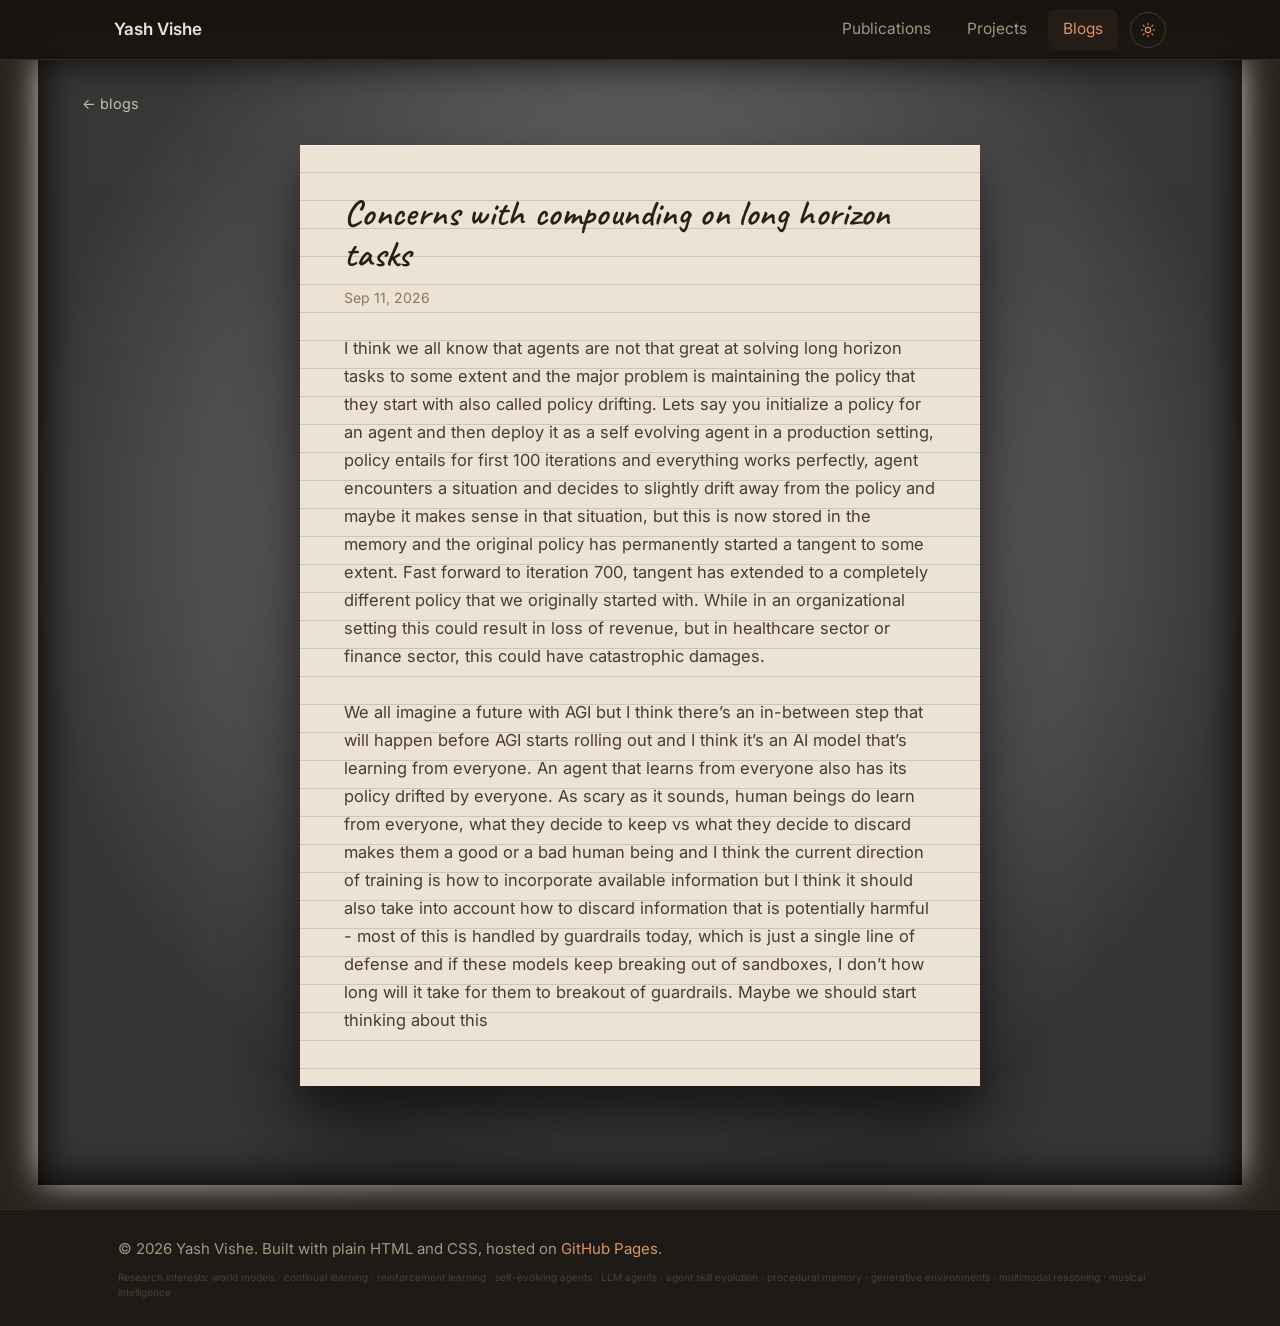
<file: blogs/compounding-long-horizon-tasks.html>
<!DOCTYPE html>
<html lang="en">
<head>
<meta charset="utf-8">
<meta name="viewport" content="width=device-width, initial-scale=1">
<title>Concerns with compounding on long horizon tasks — Yash Vishe</title>
<meta name="description" content="I think we all know that agents are not that great at solving long horizon tasks to some extent and the major problem is maintaining the policy that they start with also called policy drifting.">
<meta name="author" content="Yash Vishe">
<link rel="canonical" href="https://yashvishe13.github.io/blogs/compounding-long-horizon-tasks.html">
<meta name="robots" content="index, follow">

<meta property="og:type" content="article">
<meta property="og:site_name" content="Yash Vishe">
<meta property="og:title" content="Concerns with compounding on long horizon tasks">
<meta property="og:description" content="On policy drifting in self evolving agents, and why discarding harmful information matters as much as incorporating new information.">
<meta property="og:url" content="https://yashvishe13.github.io/blogs/compounding-long-horizon-tasks.html">
<meta property="og:image" content="https://yashvishe13.github.io/assets/profile.jpg">
<meta property="article:published_time" content="2026-09-11">
<meta property="article:author" content="Yash Vishe">

<meta name="twitter:card" content="summary">
<meta name="twitter:title" content="Concerns with compounding on long horizon tasks">
<meta name="twitter:description" content="On policy drifting in self evolving agents, and why discarding harmful information matters as much as incorporating new information.">
<meta name="twitter:image" content="https://yashvishe13.github.io/assets/profile.jpg">

<link rel="preconnect" href="https://fonts.googleapis.com">
<link rel="preconnect" href="https://fonts.gstatic.com" crossorigin>
<link href="https://fonts.googleapis.com/css2?family=Caveat:wght@500;600;700&family=Inter:wght@400;500;600;700&display=swap" rel="stylesheet">
<link rel="stylesheet" href="../style.css?v=lift3">

<style>
@view-transition { navigation: auto; }
</style>

<script>
/* Cross-document view transitions are unavailable in some browsers and get
   skipped when the incoming document is slow to first paint. Mark the document
   so the stylesheet can fall back to a plain entry animation instead of
   swapping in with no motion at all. */
(function () {
  var root = document.documentElement;
  root.classList.add('no-vt');
  if (!('onpagereveal' in window)) return;
  addEventListener('pagereveal', function (e) {
    if (e.viewTransition) root.classList.remove('no-vt');
  });
})();
</script>

<script type="application/ld+json">
{
  "@context": "https://schema.org",
  "@type": "BlogPosting",
  "headline": "Concerns with compounding on long horizon tasks",
  "datePublished": "2026-09-11",
  "author": { "@id": "https://yashvishe13.github.io/#person" },
  "url": "https://yashvishe13.github.io/blogs/compounding-long-horizon-tasks.html",
  "isPartOf": { "@id": "https://yashvishe13.github.io/#website" }
}
</script>

<script>
(function () {
  var saved = localStorage.getItem('theme');
  document.documentElement.setAttribute('data-theme', saved || 'dark');
})();
</script>
</head>
<body class="board post-view">

<nav class="nav">
  <div class="nav-inner">
    <a class="nav-logo" href="/">
      <span>Yash Vishe</span>
    </a>
    <div class="nav-right">
      <ul class="nav-links">
        <li><a href="/publications/">Publications</a></li>
        <li><a href="/projects/">Projects</a></li>
        <li><a href="/blogs/" class="active" aria-current="page">Blogs</a></li>
      </ul>
      <button id="themeToggle" class="theme-toggle" type="button" aria-label="Toggle color mode" title="Switch to dark mode">
        <svg class="icon-moon" viewBox="0 0 24 24" fill="none" stroke="currentColor" stroke-width="1.7" stroke-linecap="round" stroke-linejoin="round"><path d="M21 12.8A9 9 0 1 1 11.2 3a7 7 0 0 0 9.8 9.8Z"/></svg>
        <svg class="icon-sun" viewBox="0 0 24 24" fill="none" stroke="currentColor" stroke-width="1.7" stroke-linecap="round" stroke-linejoin="round"><circle cx="12" cy="12" r="4"/><path d="M12 2v2m0 16v2M4.9 4.9l1.4 1.4m11.4 11.4 1.4 1.4M2 12h2m16 0h2M4.9 19.1l1.4-1.4M17.7 6.3l1.4-1.4"/></svg>
      </button>
    </div>
  </div>
</nav>

<main class="page page-article post-stage">
  <div class="post-bg" aria-hidden="true">
    <div class="whiteboard is-backdrop"></div>
    <div class="board-dim"></div>
  </div>
  <a class="article-back" href="/blogs/">← blogs</a>
  <article class="sticky-note article-note is-lifted">
    <h1 class="article-title">Concerns with compounding on long horizon tasks</h1>
    <p class="article-meta">Sep 11, 2026</p>
    <div class="article-body">
      <p>I think we all know that agents are not that great at solving long horizon tasks to some extent and the major problem is maintaining the policy that they start with also called policy drifting. Lets say you initialize a policy for an agent and then deploy it as a self evolving agent in a production setting, policy entails for first 100 iterations and everything works perfectly, agent encounters a situation and decides to slightly drift away from the policy and maybe it makes sense in that situation, but this is now stored in the memory and the original policy has permanently started a tangent to some extent. Fast forward to iteration 700, tangent has extended to a completely different policy that we originally started with. While in an organizational setting this could result in loss of revenue, but in healthcare sector or finance sector, this could have catastrophic damages.</p>
      <p>We all imagine a future with AGI but I think there’s an in-between step that will happen before AGI starts rolling out and I think it’s an AI model that’s learning from everyone. An agent that learns from everyone also has its policy drifted by everyone. As scary as it sounds, human beings do learn from everyone, what they decide to keep vs what they decide to discard makes them a good or a bad human being and I think the current direction of training is how to incorporate available information but I think it should also take into account how to discard information that is potentially harmful - most of this is handled by guardrails today, which is just a single line of defense and if these models keep breaking out of sandboxes, I don’t how long will it take for them to breakout of guardrails. Maybe we should start thinking about this</p>
    </div>
  </article>
</main>

<footer class="footer">
  <p>© 2026 Yash Vishe. Built with plain HTML and CSS, hosted on <a href="https://pages.github.com/" target="_blank" rel="noopener">GitHub Pages</a>.</p>
  <p class="footer-keywords">Research interests: world models · continual learning · reinforcement learning · self-evolving agents · LLM agents · agent skill evolution · procedural memory · generative environments · multimodal reasoning · musical intelligence</p>
</footer>

<script>
(function () {
  var btn = document.getElementById('themeToggle');
  apply(document.documentElement.getAttribute('data-theme') || 'dark');

  btn.addEventListener('click', function () {
    var next = document.documentElement.getAttribute('data-theme') === 'dark' ? 'light' : 'dark';
    apply(next);
    localStorage.setItem('theme', next);
  });

  function apply(mode) {
    document.documentElement.setAttribute('data-theme', mode);
    btn.setAttribute('aria-pressed', mode === 'dark');
    btn.title = mode === 'dark' ? 'Switch to light mode' : 'Switch to dark mode';
  }
})();
</script>

</body>
</html>
</file>
<file: style.css>
/* ---------- tokens ---------- */
:root {
  --max-width: 1100px;
  --sidebar-w: 250px;
  --gap: 40px;
  --nav-height: 60px;
  --section-gap: 58px;
  --radius: 12px;
  --radius-sm: 8px;
  --shadow-sm: 0 1px 2px rgba(0, 0, 0, .06);
  --shadow-md: 0 4px 14px rgba(0, 0, 0, .08);
  --t: 150ms ease;

  --c-bg: #ffffff;
  --c-bg-2: #f9f4f1;
  --c-bg-3: #f0e8e3;
  --c-nav-bg: rgba(255, 255, 255, .92);
  --c-text: #18100a;
  --c-text-2: #3d2818;
  --c-text-3: #7d6659;
  --c-text-4: #a89082;
  --c-border: #e5d8d0;
  --c-border-2: #d0c0b5;
  --c-accent: #6b3a2a;
  --c-accent-dark: #5a2e1e;
  --c-accent-bg: #f9f0ec;
  --c-accent-border: #dfc4bb;
  --c-amber: #92400e;
  --c-amber-bg: #fef3c7;
  --c-amber-border: #fde68a;

  --c-paper: #ece3d4;
  --c-paper-ink: #2a1f16;
  --c-paper-ink-2: #4a3b2e;
  --c-paper-ink-3: #8a7566;
  --c-paper-accent: #6b3a2a;
}

/* dark mode — explicit choice wins in both directions */
:root[data-theme="dark"] {
  color-scheme: dark;
  --c-bg: #16130f;
  --c-bg-2: #1e1a15;
  --c-bg-3: #2a241d;
  --c-nav-bg: rgba(22, 19, 15, .92);
  --c-text: #ece4d4;
  --c-text-2: #d5c9b5;
  --c-text-3: #a4967f;
  --c-text-4: #7b6f5e;
  --c-border: #322b23;
  --c-border-2: #473d31;
  --c-accent: #d99465;
  --c-accent-dark: #eaab80;
  --c-accent-bg: #251c15;
  --c-accent-border: #4d3a2a;
  --c-amber: #e8b866;
  --c-amber-bg: #2b2113;
  --c-amber-border: #4c3a1d;
  --shadow-sm: 0 1px 2px rgba(0, 0, 0, .4);
  --shadow-md: 0 4px 14px rgba(0, 0, 0, .5);
  --shadow-lg: 0 8px 28px rgba(0, 0, 0, .6);
}

* { box-sizing: border-box; }

html { scroll-behavior: smooth; scroll-padding-top: calc(var(--nav-height) + 24px); }

body {
  margin: 0;
  background: var(--c-bg);
  color: var(--c-text);
  font-family: Inter, -apple-system, system-ui, "Segoe UI", sans-serif;
  font-size: 17px;
  line-height: 1.7;
  -webkit-font-smoothing: antialiased;
}

a { color: var(--c-accent); text-decoration: none; }
a:hover { color: var(--c-accent-dark); text-decoration: underline; }

/* ---------- nav ---------- */
.nav {
  position: sticky;
  top: 0;
  z-index: 50;
  height: var(--nav-height);
  background: var(--c-nav-bg);
  backdrop-filter: saturate(180%) blur(10px);
  border-bottom: 1px solid var(--c-border);
}
.nav-inner {
  max-width: var(--max-width);
  height: 100%;
  margin: 0 auto;
  padding: 0 24px;
  display: flex;
  align-items: center;
  justify-content: space-between;
}
.nav-logo {
  display: flex;
  align-items: center;
  gap: 10px;
  color: var(--c-text);
  font-weight: 600;
}
.nav-logo:hover { text-decoration: none; }
.nav-right { display: flex; align-items: center; gap: 12px; }
.nav-links { display: flex; gap: 6px; list-style: none; margin: 0; padding: 0; }
.nav-links a {
  display: block;
  padding: 7px 15px;
  border-radius: var(--radius-sm);
  color: var(--c-text-3);
  font-size: 15.5px;
  transition: background var(--t), color var(--t);
}
.nav-links a:hover { background: var(--c-bg-2); color: var(--c-text); text-decoration: none; }
.nav-links a.active { background: var(--c-accent-bg); color: var(--c-accent); }

/* ---------- layout ---------- */
.page {
  max-width: var(--max-width);
  margin: 0 auto;
  padding: 52px 28px 0;
}
.profile-layout {
  display: grid;
  grid-template-columns: var(--sidebar-w) minmax(0, 1fr);
  gap: var(--gap);
  align-items: start;
}

/* ---------- sidebar ---------- */
.sidebar { position: sticky; top: calc(var(--nav-height) + 24px); }
.profile-photo-wrap {
  width: 100%;
  aspect-ratio: 1 / 1;
  border-radius: var(--radius);
  overflow: hidden;
  background: var(--c-bg-3);
  box-shadow: var(--shadow-sm);
}
.profile-photo-wrap img {
  width: 100%;
  height: 100%;
  object-fit: cover;
  /* zooms in on head/shoulders from the full-body source photo */
  object-position: 52% 26%;
  transform: scale(2.4);
  transform-origin: 52% 26%;
  display: block;
}
.profile-photo-wrap.empty { border: 1px dashed var(--c-border-2); }
.profile-name {
  margin-top: 18px;
  font-size: 23px;
  font-weight: 700;
  letter-spacing: -.01em;
}
.profile-title { margin-top: 5px; font-size: 15px; color: var(--c-text-3); line-height: 1.45; }
.social-links { display: flex; flex-wrap: wrap; gap: 8px; margin-top: 16px; }
.social-links a {
  display: grid;
  place-items: center;
  width: 34px;
  height: 34px;
  border-radius: var(--radius-sm);
  border: 1px solid var(--c-border);
  background: var(--c-bg);
  color: var(--c-text-2);
  transition: border-color var(--t), background var(--t), color var(--t), transform var(--t);
}
.social-links a:hover {
  border-color: var(--c-accent-border);
  background: var(--c-accent-bg);
  color: var(--c-accent);
  transform: translateY(-1px);
}
.social-links svg { width: 17px; height: 17px; }

/* ---------- sections ---------- */
.section { margin-bottom: var(--section-gap); }
.section-title {
  margin: 0 0 18px;
  padding-bottom: 9px;
  border-bottom: 1px solid var(--c-border);
  font-size: 22px;
  font-weight: 700;
  letter-spacing: -.01em;
}
.subsection-title {
  display: flex;
  align-items: center;
  gap: 10px;
  margin: 26px 0 12px;
  font-size: 14px;
  font-weight: 600;
  letter-spacing: .06em;
  text-transform: uppercase;
  color: var(--c-text-3);
}
.subsection-title::after {
  content: "";
  flex: 1;
  height: 1px;
  background: var(--c-border);
}
.section-title + .subsection-title { margin-top: 4px; }
.bio { margin: 0 0 16px; color: var(--c-text-2); }
.note { margin: 0; font-size: 15px; color: var(--c-text-3); }



/* ---------- news ---------- */
.news-list {
  list-style: none;
  margin: 0;
  padding: 0 12px 0 0;
  /* shows the 2026 items; older news scrolls into view */
  max-height: 380px;
  overflow-y: auto;
  overscroll-behavior: contain;
  scrollbar-width: thin;
  scrollbar-color: var(--c-border-2) transparent;
  /* fades the last row so it reads as "there is more below" */
  mask-image: linear-gradient(to bottom, #000 calc(100% - 34px), transparent 100%);
}
.news-list::-webkit-scrollbar { width: 8px; }
.news-list::-webkit-scrollbar-track { background: transparent; }
.news-list::-webkit-scrollbar-thumb {
  background: var(--c-border-2);
  border: 2px solid var(--c-bg);
  border-radius: 999px;
}
.news-list::-webkit-scrollbar-thumb:hover { background: var(--c-accent-border); }
.news-item {
  display: grid;
  grid-template-columns: 100px minmax(0, 1fr);
  gap: 14px;
  padding: 14px 0;
  border-bottom: 1px solid var(--c-border);
}
.news-item[hidden] { display: none; }
.news-date { color: var(--c-text-4); font-size: 15px; font-variant-numeric: tabular-nums; }
.news-text { color: var(--c-text-2); }
.show-more {
  margin-top: 12px;
  padding: 0;
  border: 0;
  background: none;
  color: var(--c-accent);
  font: inherit;
  font-size: 15px;
  cursor: pointer;
}
.show-more:hover { text-decoration: underline; }

/* ---------- publication / project cards ---------- */
.pub-list { display: flex; flex-direction: column; gap: 16px; }
.pub-card {
  padding: 20px 22px;
  border: 1px solid var(--c-border);
  border-radius: var(--radius);
  background: var(--c-bg);
  transition: border-color var(--t), box-shadow var(--t), transform var(--t);
}
.pub-card:hover {
  border-color: var(--c-accent-border);
  box-shadow: var(--shadow-md);
  transform: translateY(-1px);
}
.pub-tags { display: flex; flex-wrap: wrap; gap: 6px; margin-bottom: 8px; }
.tag {
  padding: 2px 9px;
  border-radius: 999px;
  font-size: 12px;
  font-weight: 500;
  line-height: 1.7;
}
.tag-venue { background: var(--c-accent-bg); border: 1px solid var(--c-accent-border); color: var(--c-accent); }
.tag-review { background: var(--c-bg-2); border: 1px solid var(--c-border); color: var(--c-text-3); }
.tag-award { background: var(--c-amber-bg); border: 1px solid var(--c-amber-border); color: var(--c-amber); }
.pub-title { font-size: 17px; font-weight: 600; line-height: 1.4; }
.pub-title a { color: var(--c-text); }
.pub-title a:hover { color: var(--c-accent); text-decoration: none; }
.pub-authors { margin-top: 5px; font-size: 15.5px; color: var(--c-text-3); }
.pub-authors strong { color: var(--c-text); font-weight: 600; }
.pub-venue { margin-top: 3px; font-size: 15px; font-style: italic; color: var(--c-text-3); }
.pub-links { display: flex; flex-wrap: wrap; gap: 8px; margin-top: 11px; }
.pub-link {
  padding: 5px 13px;
  border: 1px solid var(--c-border);
  border-radius: var(--radius-sm);
  background: var(--c-bg-2);
  color: var(--c-text-2);
  font-size: 14.5px;
  transition: border-color var(--t), background var(--t), color var(--t);
}
.pub-link:hover {
  border-color: var(--c-accent-border);
  background: var(--c-accent-bg);
  color: var(--c-accent);
  text-decoration: none;
}

/* ---------- experience / education ---------- */
.exp-list { display: flex; flex-direction: column; gap: 26px; }
.exp-head { display: flex; align-items: baseline; justify-content: space-between; gap: 16px; }
.exp-role { font-size: 17px; font-weight: 600; }
.exp-date { color: var(--c-text-4); font-size: 15px; white-space: nowrap; }
.exp-org { font-size: 15.5px; color: var(--c-accent); }
.exp-note { margin: 8px 0 0; color: var(--c-text-2); }
.exp-note + .exp-note { margin-top: 4px; }

/* ---------- skills ---------- */
.skills { margin: 0; }
.skills dt { margin-top: 12px; font-weight: 600; font-size: 15.5px; }
.skills dt:first-child { margin-top: 0; }
.skills dd { margin: 0; color: var(--c-text-2); }

/* ---------- footer ---------- */
.footer {
  margin-top: 20px;
  border-top: 1px solid var(--c-border);
  background: var(--c-bg-2);
}
.footer p {
  max-width: var(--max-width);
  margin: 0 auto;
  padding: 26px 28px 8px;
  font-size: 15px;
  color: var(--c-text-3);
}
/* crawlable, but deliberately quiet */
.footer-keywords {
  padding-top: 0 !important;
  padding-bottom: 26px !important;
  font-size: 10px !important;
  line-height: 1.5;
  color: var(--c-text-4) !important;
  opacity: .45;
}

/* ---------- light / dark toggle ---------- */
.theme-toggle {
  display: grid;
  place-items: center;
  width: 36px;
  height: 36px;
  padding: 0;
  border: 1px solid var(--c-accent-border);
  border-radius: 999px;
  background: transparent;
  color: var(--c-accent);
  cursor: pointer;
  transition: background var(--t), border-color var(--t), transform var(--t);
}
.theme-toggle:hover { background: var(--c-accent-bg); transform: translateY(-1px); }
.theme-toggle svg { width: 16px; height: 16px; }
.theme-toggle .icon-sun { display: none; }
:root[data-theme="dark"] .theme-toggle .icon-moon { display: none; }
:root[data-theme="dark"] .theme-toggle .icon-sun { display: block; }

/* ---------- blogs / notes ---------- */
/* Opening a note: the board blurs back, a veil dims it, and the note travels
   from its corner to the middle of the stage. Where cross-document view
   transitions run, that is one continuous morph; where they do not, the
   `.no-vt` fallback near the bottom of this section plays the same beats on
   load. Both share the timing below so they feel like one animation. */
.board .nav { view-transition-name: blog-navigation; }
.board .footer { view-transition-name: blog-footer; }
.board .whiteboard { view-transition-name: blog-board; }
.board .board-dim { view-transition-name: blog-dim; }
.board .sticky-note { view-transition-name: blog-paper; }

::view-transition-group(blog-board) { z-index: 0; }
::view-transition-group(blog-dim) { z-index: 1; }
::view-transition-group(blog-paper) { z-index: 3; }
::view-transition-group(blog-navigation),
::view-transition-group(blog-footer) { z-index: 4; }

/* One clock for every layer, so nothing finishes early and hitches. */
::view-transition-group(blog-board),
::view-transition-group(blog-dim),
::view-transition-group(blog-paper),
::view-transition-group(root) {
  animation-duration: 460ms;
  animation-timing-function: cubic-bezier(.22, .68, .16, 1);
}
::view-transition-old(blog-board),
::view-transition-new(blog-board),
::view-transition-old(blog-dim),
::view-transition-new(blog-dim),
::view-transition-old(root),
::view-transition-new(root) {
  animation-duration: 460ms;
  animation-timing-function: ease-out;
}

/* The board is the same picture on both pages, sharp versus blurred, so the
   straight crossfade reads as a focus pull rather than a page swap. */
::view-transition-old(blog-board),
::view-transition-new(blog-board),
::view-transition-old(blog-dim),
::view-transition-new(blog-dim) {
  height: 100%;
  object-fit: fill;
}

/* The note keeps its real text size while the sheet around it grows, so the
   words never stretch. Pinned top left so the lines do not slide sideways as
   the sheet widens. */
::view-transition-image-pair(blog-paper) {
  isolation: isolate;
  /* An opaque sheet prevents a flash of the board between text snapshots. */
  background-color: var(--c-paper);
}
::view-transition-old(blog-paper),
::view-transition-new(blog-paper) {
  height: 100%;
  overflow: clip;
  object-fit: none;
  object-position: top left;
  mix-blend-mode: normal;
}
::view-transition-old(blog-paper) {
  animation: paper-text-out 240ms ease-in both;
}
::view-transition-new(blog-paper) {
  animation: paper-text-in 300ms 160ms ease-out both;
}

@keyframes paper-text-out {
  from { opacity: 1; }
  to { opacity: 0; }
}
@keyframes paper-text-in {
  from { opacity: 0; }
  to { opacity: 1; }
}

.sr-only {
  position: absolute;
  width: 1px;
  height: 1px;
  padding: 0;
  margin: -1px;
  overflow: hidden;
  clip: rect(0, 0, 0, 0);
  white-space: nowrap;
  border: 0;
}

body.board {
  background: #2a241d;
}
:root:not([data-theme="dark"]) body.board {
  background: #d9d3cb;
}

.page-article {
  max-width: 1180px;
  padding: 28px 24px 48px;
  min-height: calc(100vh - var(--nav-height) - 108px);
}

.whiteboard {
  position: relative;
  min-height: calc(100vh - var(--nav-height) - 160px);
  background:
    linear-gradient(180deg, rgba(255,255,255,.55), rgba(255,255,255,0) 28%),
    #f6f4ef;
  border: 10px solid #c5c0b8;
  border-radius: 3px;
  box-shadow:
    inset 0 0 0 1px rgba(255, 255, 255, .7),
    0 18px 40px rgba(0, 0, 0, .28);
}

.sticky-note {
  position: absolute;
  top: 32px;
  left: 36px;
  z-index: 1;
  display: block;
  width: min(390px, calc(100% - 48px));
  padding: 28px 26px 24px;
  background-color: var(--c-paper);
  background-image:
    repeating-linear-gradient(
      to bottom,
      transparent 0,
      transparent 27px,
      rgba(90, 115, 145, .26) 27px,
      rgba(90, 115, 145, .26) 28px
    );
  color: var(--c-paper-ink);
  text-decoration: none;
  transform: rotate(-2.4deg);
  box-shadow:
    0 1px 0 rgba(255, 255, 255, .4) inset,
    0 10px 24px rgba(40, 24, 12, .18);
  transform-origin: 50% 12%;
  transition: transform 280ms ease, box-shadow 280ms ease;
}
@media (hover: hover) and (prefers-reduced-motion: no-preference) {
  a.sticky-note:hover {
    transform: translateY(-4px) rotate(-1.8deg);
    box-shadow: 0 18px 30px rgba(40, 24, 12, .26);
  }
  /* Settle back before the snapshot is taken, so the note does not start the
     transition from a lifted, half-straightened pose. */
  a.sticky-note:active {
    transform: rotate(-2.4deg);
    transition-duration: 90ms;
  }
}
a.sticky-note:hover {
  color: var(--c-paper-ink);
  text-decoration: none;
}
a.sticky-note:hover .note-title { color: var(--c-paper-accent); }
a.sticky-note:focus-visible {
  outline: 2px solid var(--c-accent);
  outline-offset: 6px;
}

.tack {
  position: absolute;
  top: 10px;
  left: 12px;
  width: 16px;
  height: 16px;
  border-radius: 50%;
  background: radial-gradient(circle at 32% 28%, #f0d2b4 0 18%, #c47848 42%, #6b3a2a 74%, #3d2218 100%);
  box-shadow:
    0 1px 2px rgba(0, 0, 0, .45),
    0 3px 6px rgba(0, 0, 0, .2),
    inset 0 1px 1px rgba(255, 255, 255, .45);
}
.tack::after {
  content: "";
  position: absolute;
  left: 50%;
  top: 14px;
  width: 8px;
  height: 5px;
  margin-left: -4px;
  border-radius: 50%;
  background: rgba(40, 24, 12, .22);
}

.note-date {
  display: block;
  padding-left: 18px;
  text-align: left;
  color: var(--c-paper-ink-3);
  font-size: 13px;
  font-variant-numeric: tabular-nums;
}
.note-title {
  display: block;
  margin-top: 8px;
  padding-left: 12px;
  font-family: "Caveat", Inter, cursive;
  font-size: 28px;
  font-weight: 600;
  line-height: 1.15;
  color: var(--c-paper-ink);
}
.note-excerpt {
  display: block;
  margin-top: 10px;
  font-size: 14.5px;
  color: var(--c-paper-ink-3);
  line-height: 1.55;
}

.article-back {
  position: absolute;
  top: 20px;
  right: 24px;
  left: auto;
  z-index: 2;
  font-size: 14.5px;
  color: #8a8378;
}
.article-back:hover { color: var(--c-paper-accent); text-decoration: none; }

.post-stage {
  position: relative;
  display: flex;
  flex-direction: column;
  align-items: center;
  isolation: isolate;
}
.post-bg {
  position: absolute;
  inset: 12px 8px 24px;
  z-index: 0;
  overflow: visible;
  pointer-events: none;
}
.post-stage .whiteboard.is-backdrop {
  position: absolute;
  inset: 0;
  min-height: 100%;
  filter: blur(18px);
  transform: scale(1.03);
}
.board-dim {
  position: absolute;
  inset: -20px;
  background:
    radial-gradient(ellipse at 50% 42%, rgba(0, 0, 0, .42), rgba(0, 0, 0, .78) 72%);
}
.post-stage .article-back {
  position: relative;
  top: auto;
  right: auto;
  left: auto;
  z-index: 2;
  align-self: flex-start;
  margin: 4px 0 20px 8px;
  color: rgba(236, 228, 212, .78);
}
.post-stage .article-back:hover { color: #fff; }

.article-note.is-lifted {
  position: relative;
  top: auto;
  left: auto;
  z-index: 2;
  margin: 8px auto 56px;
  width: min(680px, calc(100% - 28px));
  padding: 48px 44px 52px;
  transform: none;
  background-color: var(--c-paper);
  box-shadow:
    0 1px 0 rgba(255, 255, 255, .4) inset,
    0 18px 32px rgba(0, 0, 0, .32),
    0 48px 90px rgba(0, 0, 0, .55);
}
/* Fallback for browsers that never ran the morph: play the same beats on load
   so the article still opens rather than appearing in one hard cut. The veil
   dims first, the sheet rises into it a beat later. */
@media (prefers-reduced-motion: no-preference) {
  .no-vt .post-stage .board-dim {
    animation: veil-in 460ms cubic-bezier(.22, .68, .16, 1) both;
  }
  .no-vt .article-note.is-lifted {
    animation: note-open 480ms 90ms cubic-bezier(.22, .68, .16, 1) both;
  }
  .no-vt .post-stage .article-back {
    animation: back-in 380ms 220ms ease-out both;
  }
}

@keyframes veil-in {
  from { opacity: 0; }
  to { opacity: 1; }
}
@keyframes note-open {
  from {
    opacity: 0;
    transform: translateY(16px) scale(.975) rotate(-1.1deg);
  }
  to {
    opacity: 1;
    transform: translateY(0) scale(1) rotate(0deg);
  }
}
@keyframes back-in {
  from { opacity: 0; }
  to { opacity: 1; }
}

@media (prefers-reduced-motion: reduce) {
  @view-transition { navigation: none; }
  .sticky-note { transition: none; }
  ::view-transition-group(*),
  ::view-transition-image-pair(*),
  ::view-transition-old(*),
  ::view-transition-new(*) { animation: none !important; }
}

.article-note.is-lifted .article-title,
.article-note.is-lifted .article-meta {
  padding-left: 0;
}

.article-title {
  margin: 0;
  padding-left: 18px;
  font-family: "Caveat", Inter, cursive;
  font-size: 36px;
  font-weight: 600;
  line-height: 1.15;
  letter-spacing: .01em;
  color: var(--c-paper-ink);
}
.article-meta {
  margin: 10px 0 0;
  font-size: 14px;
  color: var(--c-paper-ink-3);
}
.article-body {
  margin-top: 24px;
  font-size: 16.5px;
  line-height: 28px;
  color: var(--c-paper-ink-2);
}
.article-body p {
  margin: 0 0 28px;
}
.article-body p:last-child { margin-bottom: 0; }

/* ---------- responsive ---------- */
@media (max-width: 900px) {
  .profile-layout { grid-template-columns: 1fr; gap: 28px; }
  .sidebar {
    position: static;
    display: grid;
    grid-template-columns: 130px minmax(0, 1fr);
    gap: 18px;
    align-items: center;
  }
  .profile-photo-wrap { width: 130px; }
  .profile-name { margin-top: 0; }
}

@media (max-width: 560px) {
  .page { padding-top: 28px; }
  .sidebar { grid-template-columns: 1fr; justify-items: start; }
  .news-item { grid-template-columns: 1fr; gap: 2px; }
  .exp-head { flex-direction: column; gap: 2px; }
  .nav-right { gap: 8px; }
  .page-article { padding: 16px 12px 32px; }
  .whiteboard { min-height: calc(100vh - var(--nav-height) - 130px); border-width: 7px; }
  .sticky-note {
    top: 20px;
    left: 16px;
    width: calc(100% - 32px);
  }
  .article-note.is-lifted {
    margin: 0 auto 32px;
    width: calc(100% - 8px);
    padding: 32px 22px 28px;
  }
  .article-title { font-size: 30px; }
  .post-stage .article-back { margin: 0 0 16px 4px; }
}

/* ---------- compact nav on phones (three tabs + toggle) ---------- */
@media (max-width: 520px) {
  .nav-inner { padding: 0 14px; }
  .nav-logo { white-space: nowrap; font-size: 15.5px; }
  .nav-right { gap: 6px; }
  .nav-links { gap: 0; }
  .nav-links a { padding: 6px 8px; font-size: 14px; }
}
</file>
<file: projects.css>
/* ---------- projects page ---------- */
.projects-page { padding-bottom: 72px; }
.projects-head { margin-bottom: 30px; }
.projects-head h1 {
  margin: 0;
  font-size: 34px;
  font-weight: 700;
  letter-spacing: -.02em;
}
.projects-head p {
  margin: 8px 0 0;
  max-width: 640px;
  color: var(--c-text-3);
  font-size: 16.5px;
}

.work-grid {
  display: grid;
  grid-template-columns: repeat(2, minmax(0, 1fr));
  gap: 34px 28px;
}

.work-card {
  display: flex;
  flex-direction: column;
  gap: 14px;
  color: inherit;
}
.work-card:hover { text-decoration: none; }

.thumb {
  position: relative;
  display: block;
  aspect-ratio: 16 / 9;
  overflow: hidden;
  border-radius: var(--radius);
  border: 1px solid var(--c-border);
  background: #0f0d0b;
  box-shadow: var(--shadow-sm);
  transition: transform 260ms cubic-bezier(.2, .7, .2, 1), box-shadow 260ms ease, border-color 260ms ease;
}
.thumb video,
.thumb img {
  position: absolute;
  inset: 0;
  width: 100%;
  height: 100%;
  object-fit: cover;
  display: block;
}
.thumb video { opacity: 0; transition: opacity 220ms ease; }
.work-card.live .thumb video.playing { opacity: 1; }
.work-card:hover .thumb,
.work-card:focus-within .thumb {
  transform: translateY(-3px);
  box-shadow: var(--shadow-md);
  border-color: var(--c-accent-border);
}

.cue {
  position: absolute;
  left: 12px;
  bottom: 12px;
  display: inline-flex;
  align-items: center;
  gap: 6px;
  padding: 5px 10px 5px 9px;
  border-radius: 999px;
  background: rgba(15, 13, 11, .72);
  color: #ece4d4;
  font-size: 12px;
  font-weight: 500;
  letter-spacing: .04em;
  backdrop-filter: blur(6px);
  transition: opacity 200ms ease;
}
.work-card.live .cue { opacity: 0; }

.thumb-soon {
  position: absolute;
  inset: 0;
  display: grid;
  place-items: center;
  align-content: center;
  gap: 8px;
  text-align: center;
  color: #ece4d4;
  background:
    linear-gradient(135deg, rgba(217, 148, 101, .18), rgba(15, 13, 11, 0) 60%),
    repeating-linear-gradient(0deg, rgba(255, 255, 255, .035) 0 1px, transparent 1px 22px),
    repeating-linear-gradient(90deg, rgba(255, 255, 255, .035) 0 1px, transparent 1px 22px),
    #15110d;
}
.thumb-soon b { font-size: 22px; letter-spacing: -.01em; }
.thumb-soon span { font-size: 13px; color: #a4967f; letter-spacing: .08em; text-transform: uppercase; }

.work-text { display: flex; flex-direction: column; gap: 6px; }
.work-tags { display: flex; flex-wrap: wrap; gap: 6px; }
.work-title {
  font-size: 19px;
  font-weight: 650;
  letter-spacing: -.01em;
  color: var(--c-text);
}
.work-card:hover .work-title { color: var(--c-accent); }
.work-desc { font-size: 15.5px; line-height: 1.6; color: var(--c-text-2); }
.work-links { display: flex; flex-wrap: wrap; gap: 8px; margin-top: 2px; }


@media (max-width: 760px) {
  .work-grid { grid-template-columns: 1fr; gap: 30px; }
  .projects-head h1 { font-size: 28px; }
}

@media (prefers-reduced-motion: reduce) {
  .thumb, .thumb video { transition: none; }
}
</file>
